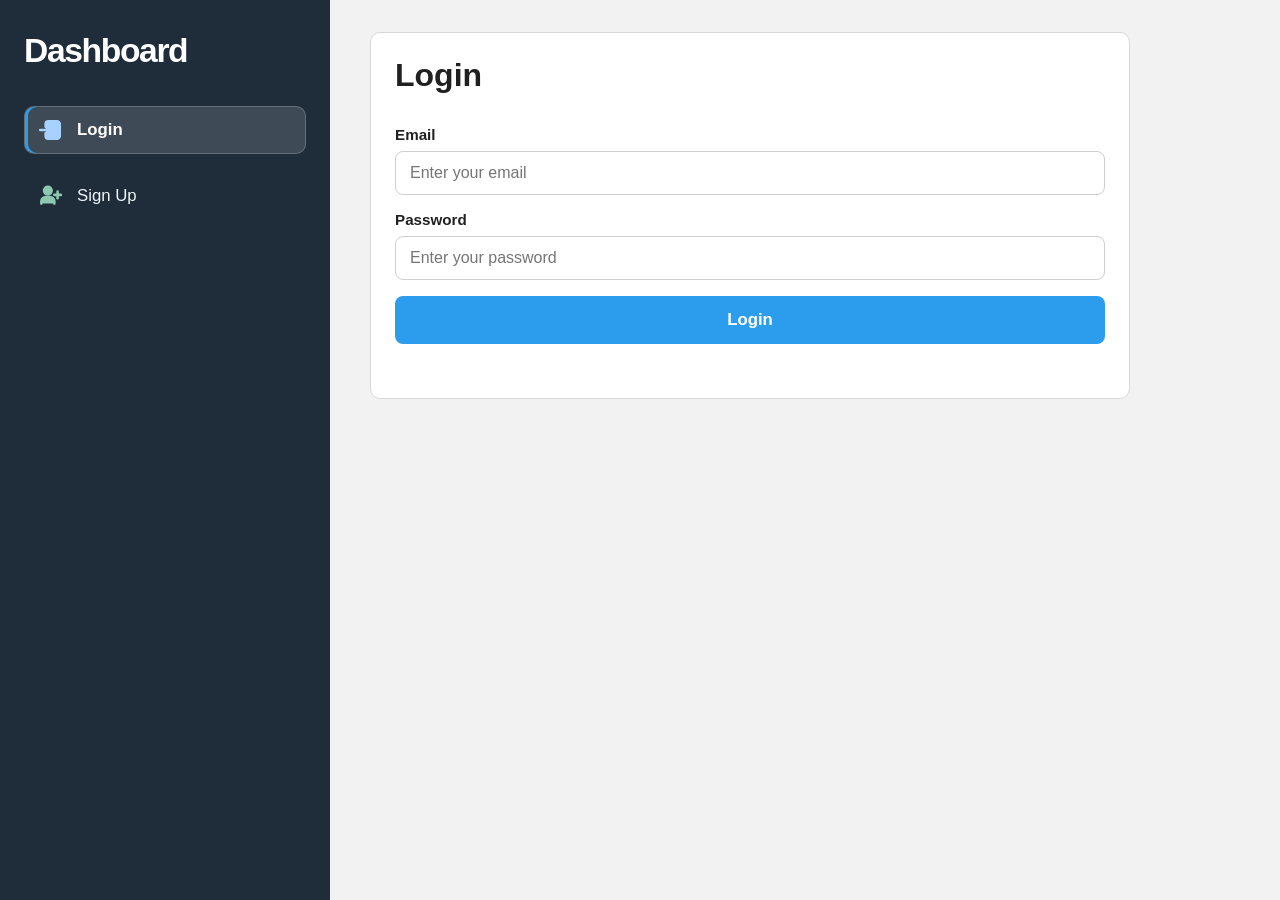
<file: dashboard/index.html>
﻿<!DOCTYPE html>
<html lang="en">
  <head>
    <meta charset="UTF-8" />
    <meta name="viewport" content="width=device-width, initial-scale=1.0" />
    <title>Dashboard</title>
    <style>
      :root {
        --sidebar-bg: #1f2d3a;
        --sidebar-text: #eef4f8;
        --soft-bg: #f2f2f2;
        --panel-bg: #f9f9f9;
        --panel-border: #d8d8d8;
        --primary: #2c9ded;
        --primary-strong: #1e8fe5;
        --success: #2e9f67;
        --danger: #d9534f;
        --text: #202020;
        --muted: #666;
        --icon-muted: rgba(255, 255, 255, 0.8);
      }

      * { box-sizing: border-box; }

      html, body {
        margin: 0;
        height: 100%;
        font-family: "Segoe UI", Tahoma, Geneva, Verdana, sans-serif;
        background: var(--soft-bg);
        color: var(--text);
      }

      body { min-height: 100vh; }

      .layout {
        display: flex;
        min-height: 100vh;
        width: 100%;
      }

      .sidebar {
        width: 330px;
        background: var(--sidebar-bg);
        color: var(--sidebar-text);
        padding: 32px 24px 0 24px;
        flex-shrink: 0;
      }

      .app-name {
        margin: 0 0 36px;
        font-size: 2.1rem;
        font-weight: 700;
        letter-spacing: -0.04em;
        color: #ffffff;
      }

      .nav {
        display: flex;
        flex-direction: column;
        gap: 18px;
      }

      .nav-item {
        display: flex;
        align-items: center;
        gap: 14px;
        background: transparent;
        border: none;
        color: var(--sidebar-text);
        font-size: 1.05rem;
        font-weight: 500;
        text-align: left;
        cursor: pointer;
        padding: 10px 12px;
        border-radius: 10px;
        border: 1px solid transparent;
        transition: background 0.2s ease, border-color 0.2s ease, transform 0.2s ease;
      }

      .nav-item:hover { background: rgba(255, 255, 255, 0.04); }
      .nav-item.active {
        font-weight: 700;
        color: #ffffff;
        background: rgba(255, 255, 255, 0.14);
        border-color: rgba(255, 255, 255, 0.2);
        box-shadow: inset 3px 0 0 #2c9ded;
      }

      .icon-wrap {
        width: 26px;
        height: 26px;
        display: inline-flex;
        align-items: center;
        justify-content: center;
        flex-shrink: 0;
      }

      .icon-wrap svg {
        width: 26px;
        height: 26px;
        stroke: var(--icon-muted);
        stroke-width: 2.4;
        fill: none;
        stroke-linecap: round;
        stroke-linejoin: round;
      }

      .nav-item.active .icon-wrap svg { stroke: #ffffff; }
      .nav-item.home .icon-wrap svg { fill: #ed9a53; stroke: #ed9a53; }
      .nav-item.profile .icon-wrap svg { fill: #9a64d6; stroke: #9a64d6; }
      .nav-item.create-user .icon-wrap svg { fill: #76c7ff; stroke: #76c7ff; }
      .nav-item.add-worker .icon-wrap svg { fill: #8cd9a8; stroke: #8cd9a8; }
      .nav-item.support .icon-wrap svg { fill: #cdbbff; stroke: #cdbbff; }
      .nav-item.login .icon-wrap svg { fill: #a7d1ff; stroke: #a7d1ff; }
      .nav-item.signup .icon-wrap svg { fill: #8dc8b0; stroke: #8dc8b0; }
      .nav-item.logout .icon-wrap svg { stroke: #d6dbe1; fill: none; }

      .content { flex: 1; background: var(--soft-bg); }

      .view {
        display: none;
        min-height: 100vh;
        padding: 32px 32px 0 40px;
      }

      .view.active { display: block; }

      .page-title {
        margin: 0;
        font-size: clamp(2.5rem, 2.2vw, 4rem);
        font-weight: 800;
        letter-spacing: -0.06em;
        line-height: 1.1;
      }

      .subtitle {
        margin-top: 35px;
        margin-bottom: 0;
        font-size: clamp(1.7rem, 1.9vw, 2.5rem);
        font-weight: 400;
        color: #2c2c2c;
        font-style: italic;
        letter-spacing: -0.04em;
      }

      .divider {
        margin-top: 18px;
        width: 100%;
        border: none;
        border-top: 2px solid rgba(0, 0, 0, 0.55);
      }

      .dashboard-shell {
        margin-top: 28px;
        display: grid;
        grid-template-columns: 1.2fr 0.8fr;
        gap: 26px;
        max-width: 1200px;
      }

      .panel {
        background: var(--panel-bg);
        border: 1px solid var(--panel-border);
        border-radius: 10px;
        padding: 22px;
        box-shadow: 0 2px 4px rgba(0,0,0,0.02);
      }

      .panel h3 {
        margin: 0 0 20px;
        font-size: 1.75rem;
        letter-spacing: -0.04em;
      }

      .user-form,
      .auth-form,
      .worker-form {
        display: grid;
        gap: 16px;
      }

      .field-row {
        display: grid;
        gap: 8px;
      }

      .field-row label {
        font-weight: 700;
        font-size: 0.95rem;
      }

      .field-row input,
      .field-row select {
        width: 100%;
        padding: 12px 14px;
        border: 1px solid #cfcfcf;
        border-radius: 8px;
        font-size: 1rem;
        background: #fff;
      }

      .primary-btn {
        border: none;
        border-radius: 8px;
        background: var(--primary);
        color: white;
        font-weight: 700;
        padding: 14px 18px;
        cursor: pointer;
        font-size: 1.05rem;
      }

      .primary-btn:hover { background: var(--primary-strong); }

      .stats-list {
        display: grid;
        gap: 14px;
      }

      .stat-item {
        background: #fff;
        border: 1px solid #e6e6e6;
        border-radius: 8px;
        padding: 14px 16px;
      }

      .stat-item small {
        display: block;
        color: var(--muted);
        margin-bottom: 6px;
      }

      .stat-item strong {
        font-size: 1.8rem;
        letter-spacing: -0.04em;
      }

      .table-panel {
        margin-top: 28px;
        max-width: 1200px;
      }

      .table-wrap {
        overflow-x: auto;
      }

      table {
        width: 100%;
        border-collapse: collapse;
        background: #fff;
        border-radius: 10px;
        overflow: hidden;
      }

      th, td {
        text-align: left;
        padding: 14px 16px;
        border-bottom: 1px solid #e7e7e7;
      }

      th {
        background: #f0f0f0;
        font-size: 0.9rem;
        text-transform: uppercase;
        letter-spacing: 0.03em;
      }

      .badge {
        display: inline-block;
        padding: 5px 10px;
        border-radius: 999px;
        font-size: 0.8rem;
        font-weight: 700;
      }

      .badge.admin { background: #dfeafe; color: #194c89; }
      .badge.user { background: #eaf7ee; color: #2d7a53; }

      .small-btn {
        border: none;
        border-radius: 6px;
        padding: 8px 12px;
        background: #efefef;
        color: var(--text);
        cursor: pointer;
      }

      .small-btn:hover { background: #e2e2e2; }

      .message {
        min-height: 22px;
        margin-top: 8px;
        font-size: 0.95rem;
        color: var(--success);
      }

      .message.error { color: var(--danger); }

      .profile-panel {
        width: min(100%, 1060px);
        height: 420px;
        background: rgba(255, 255, 255, 0.24);
        border: 1px solid var(--panel-border);
        border-radius: 4px;
        padding: 30px 0 0 0;
      }

      .profile-inner { padding-left: 32px; }

      .profile-title {
        margin: 0 0 28px;
        font-size: clamp(2.2rem, 2vw, 3rem);
        font-weight: 800;
        letter-spacing: -0.05em;
      }

      .field { margin: 0 0 26px; }

      .field-label {
        display: block;
        margin-bottom: 10px;
        font-size: 1.05rem;
        font-weight: 700;
        color: #1c1c1c;
      }

      .field-value {
        display: block;
        font-size: clamp(1.2rem, 1.1vw, 1.6rem);
        color: #1c1c1c;
        font-weight: 500;
      }

      .field-value.email { font-weight: 400; }

      .role-box {
        display: inline-block;
        min-width: 200px;
        min-height: 52px;
        padding: 14px 22px;
        border-radius: 9px;
        background: var(--primary);
        color: white;
        font-size: 1.5rem;
        font-weight: 700;
        box-shadow: inset 0 -1px 0 rgba(0, 0, 0, 0.12);
        cursor: pointer;
        border: none;
        letter-spacing: -0.04em;
      }

      .role-box:hover { background: var(--primary-strong); }

      .support-box,
      .auth-box {
        max-width: 760px;
        background: #fff;
        border: 1px solid var(--panel-border);
        border-radius: 10px;
        padding: 24px;
      }

      .support-box h3,
      .auth-box h3 {
        margin-top: 0;
        font-size: 2rem;
      }

      .support-box p {
        margin: 12px 0;
        line-height: 1.6;
      }

      .analytics-grid {
        display: grid;
        grid-template-columns: repeat(4, minmax(150px, 1fr));
        gap: 16px;
        margin: 26px 0;
      }

      .metric-card {
        background: linear-gradient(135deg, #ffffff, #f3f7ff);
        border: 1px solid #dfe7f6;
        border-radius: 12px;
        padding: 18px 16px;
      }

      .metric-card small {
        display: block;
        color: var(--muted);
        margin-bottom: 10px;
        font-size: 0.82rem;
        letter-spacing: 0.05em;
        text-transform: uppercase;
      }

      .metric-card strong {
        display: block;
        font-size: clamp(1.7rem, 2vw, 2.4rem);
        letter-spacing: -0.05em;
      }

      .chart-grid {
        display: grid;
        grid-template-columns: 1.1fr 0.9fr;
        gap: 20px;
        margin-bottom: 26px;
      }

      .chart-card {
        min-height: 310px;
      }

      .gauge-wrap {
        display: flex;
        align-items: center;
        justify-content: center;
        min-height: 220px;
      }

      .gauge-svg {
        width: 260px;
        height: 180px;
      }

      .gauge-needle {
        stroke: #1b365d;
        stroke-width: 4;
        stroke-linecap: round;
      }

      .gauge-center {
        fill: #1b365d;
      }

      .gauge-value {
        text-align: center;
        font-size: 2.2rem;
        font-weight: 800;
        letter-spacing: -0.05em;
        margin-top: -5px;
      }

      .gauge-name {
        text-align: center;
        margin-top: 8px;
        font-weight: 700;
        color: var(--muted);
      }

      .bar-list {
        display: grid;
        gap: 16px;
      }

      .bar-row {
        display: grid;
        gap: 8px;
        padding: 10px;
        border-radius: 10px;
        border: 1px solid transparent;
        cursor: pointer;
        transition: background 0.2s ease, border-color 0.2s ease;
      }

      .bar-row:hover {
        background: #f5f9ff;
      }

      .bar-row.selected {
        background: #eaf3ff;
        border-color: #b8d5f8;
      }

      .bar-row.selected .bar-meta span {
        color: #1e8fe5;
        font-weight: 700;
      }

      .bar-row.selected .bar-fill {
        background: linear-gradient(90deg, #1e8fe5, #4e71ff);
      }

      .bar-meta {
        display: flex;
        align-items: center;
        justify-content: space-between;
        gap: 10px;
        font-weight: 600;
      }

      .bar-track {
        width: 100%;
        height: 11px;
        background: #edf1f7;
        border-radius: 999px;
        overflow: hidden;
      }

      .bar-fill {
        height: 100%;
        border-radius: inherit;
        background: linear-gradient(90deg, #2b9ae4, #25c7a1);
      }

      .worker-table th,
      .worker-table td {
        font-size: 0.96rem;
      }

      .mini-badge {
        display: inline-block;
        border-radius: 999px;
        padding: 5px 10px;
        font-size: 0.78rem;
        font-weight: 700;
      }

      .mini-badge.good,
      .mini-badge.excellent {
        background: #eaf7ee;
        color: #2d7a53;
      }

      .mini-badge.focus {
        background: #fef4d8;
        color: #af7d00;
      }

      .admin-form-grid {
        display: grid;
        grid-template-columns: repeat(2, minmax(180px, 1fr));
        gap: 16px;
        margin-top: 14px;
      }

      .hidden { display: none !important; }

      .portfolio-editor {
        max-width: 1200px;
        display: grid;
        gap: 18px;
      }

      .portfolio-editor textarea {
        width: 100%;
        min-height: 520px;
        padding: 16px;
        border: 1px solid #cfcfcf;
        border-radius: 8px;
        background: #fff;
        color: #202020;
        font: 0.9rem/1.5 Consolas, Monaco, monospace;
        resize: vertical;
      }

      .portfolio-toolbar {
        display: flex;
        flex-wrap: wrap;
        gap: 10px;
        align-items: center;
      }

      .portfolio-toolbar input,
      .portfolio-toolbar select {
        padding: 11px 12px;
        border: 1px solid #cfcfcf;
        border-radius: 8px;
        background: #fff;
      }

      @media (max-width: 900px) {
        .layout { flex-direction: column; }
        .sidebar {
          width: 100%;
          padding-bottom: 20px;
        }
        .view { padding: 24px 20px 40px; }
        .dashboard-shell { grid-template-columns: 1fr; }
      }
    </style>
  </head>
  <body>
    <div class="layout">
      <aside class="sidebar">
        <h1 class="app-name">Dashboard</h1>

        <nav class="nav" aria-label="Sidebar navigation">
          <button class="nav-item home active dashboard-link" data-view="dashboard" type="button">
            <span class="icon-wrap" aria-hidden="true">
              <svg viewBox="0 0 24 24">
                <path d="M3 10.5 12 3l9 7.5"></path>
                <path d="M5 9.5V20h14V9.5"></path>
                <path d="M9 20v-7h6v7"></path>
              </svg>
            </span>
            <span>Dashboard</span>
          </button>

          <button class="nav-item portfolio-link" data-view="portfolio" type="button">
            <span class="icon-wrap" aria-hidden="true">
              <svg viewBox="0 0 24 24">
                <rect x="3" y="4" width="18" height="16" rx="2"></rect>
                <path d="m3 15 5-5 4 4 3-3 6 6"></path>
                <circle cx="8" cy="8" r="1.5"></circle>
              </svg>
            </span>
            <span>Portfolio Editor</span>
          </button>

          <button class="nav-item profile" data-view="profile" type="button">
            <span class="icon-wrap" aria-hidden="true">
              <svg viewBox="0 0 24 24">
                <path d="M12 12.5c2.7 0 4.9-2.2 4.9-4.9S14.7 2.7 12 2.7 7.1 4.9 7.1 7.6s2.2 4.9 4.9 4.9Z"></path>
                <path d="M4.2 20.9c1.7-3 4.5-4.6 7.8-4.6s6.1 1.6 7.8 4.6"></path>
              </svg>
            </span>
            <span>Profile</span>
          </button>

          <button class="nav-item create-user" data-view="create-user" type="button">
            <span class="icon-wrap" aria-hidden="true">
              <svg viewBox="0 0 24 24">
                <path d="M12 5v14"></path>
                <path d="M5 12h14"></path>
                <circle cx="12" cy="12" r="9"></circle>
              </svg>
            </span>
            <span>Create User</span>
          </button>

          <button class="nav-item add-worker" data-view="add-worker" type="button">
            <span class="icon-wrap" aria-hidden="true">
              <svg viewBox="0 0 24 24">
                <path d="M6 19h12"></path>
                <path d="M8 19V9h8v10"></path>
                <path d="M10 9V6h4v3"></path>
                <path d="M12 12v4"></path>
                <path d="M10 14h4"></path>
              </svg>
            </span>
            <span>Add Worker Data</span>
          </button>

          <button class="nav-item support" data-view="support" type="button">
            <span class="icon-wrap" aria-hidden="true">
              <svg viewBox="0 0 24 24">
                <path d="M6 17.5a2.5 2.5 0 0 1-2.5-2.5V8.5A2.5 2.5 0 0 1 6 6h12a2.5 2.5 0 0 1 2.5 2.5v6.5A2.5 2.5 0 0 1 18 17.5H9l-5 4v-4Z"></path>
                <path d="M8.5 11h7"></path>
                <path d="M8.5 14h4"></path>
              </svg>
            </span>
            <span>Support</span>
          </button>

          <button class="nav-item login" data-view="login" type="button">
            <span class="icon-wrap" aria-hidden="true">
              <svg viewBox="0 0 24 24">
                <path d="M8 9V6.5A2.5 2.5 0 0 1 10.5 4h8A2.5 2.5 0 0 1 21 6.5v11A2.5 2.5 0 0 1 18.5 20h-8A2.5 2.5 0 0 1 8 17.5V15"></path>
                <path d="M3 12h11"></path>
                <path d="m13 8 4 4-4 4"></path>
              </svg>
            </span>
            <span>Login</span>
          </button>

          <button class="nav-item signup" data-view="signup" type="button">
            <span class="icon-wrap" aria-hidden="true">
              <svg viewBox="0 0 24 24">
                <path d="M16 19v-2a4 4 0 0 0-4-4H8a4 4 0 0 0-4 4v2"></path>
                <circle cx="10" cy="7" r="3.5"></circle>
                <path d="M19 8v6"></path>
                <path d="M16 11h6"></path>
              </svg>
            </span>
            <span>Sign Up</span>
          </button>

          <button class="nav-item logout" data-view="logout" type="button">
            <span class="icon-wrap" aria-hidden="true">
              <svg viewBox="0 0 24 24">
                <path d="M9 4.8h8.2A1.8 1.8 0 0 1 19 6.6v10.8a1.8 1.8 0 0 1-1.8 1.8H9"></path>
                <path d="M4.7 12h10.4"></path>
                <path d="m12 7.8 4.2 4.2-4.2 4.2"></path>
              </svg>
            </span>
            <span>Logout</span>
          </button>
        </nav>
      </aside>

      <main class="content">
        <section class="view active" id="dashboard-view">
          <h2 class="page-title">Dashboard</h2>
          <p class="subtitle">Dynamic Role Management System</p>
          <hr class="divider" />

          <div id="dashboardAdminContent">
            <div class="panel table-panel">
              <h3>All Users</h3>
              <div class="table-wrap">
                <table>
                  <thead>
                    <tr>
                      <th>Name</th>
                      <th>Email</th>
                      <th>Role</th>
                      <th>Action</th>
                    </tr>
                  </thead>
                  <tbody id="userTableBody"></tbody>
                </table>
              </div>
            </div>
          </div>

          <div id="dashboardLoggedOut" class="notice-box hidden" style="margin-top: 24px;">
            <h3>Welcome</h3>
            <p>Please log in to access the full dashboard and worker performance tools.</p>
          </div>

          <div id="workerAnalyticsPanel" class="panel table-panel hidden">
              <h3>Worker Performance Dashboard</h3>

              <div class="analytics-grid">
                <div class="metric-card">
                  <small>Total Workers</small>
                  <strong id="totalWorkersMetric">0</strong>
                </div>
                <div class="metric-card">
                  <small>Total Days</small>
                  <strong id="totalDaysMetric">0</strong>
                </div>
                <div class="metric-card">
                  <small>Total Hours</small>
                  <strong id="totalHoursMetric">0</strong>
                </div>
                <div class="metric-card">
                  <small>Avg. Performance</small>
                  <strong id="averagePerformanceMetric">0%</strong>
                </div>
              </div>

              <div class="chart-grid">
                <div class="panel chart-card">
                  <h3>Top Performance</h3>
                  <div class="gauge-wrap">
                    <div>
                      <svg class="gauge-svg" viewBox="0 0 220 160" aria-label="Performance gauge">
                        <path d="M20 120 A90 90 0 0 1 200 120" fill="none" stroke="#edf1f7" stroke-width="18" stroke-linecap="round"></path>
                        <path id="gaugeArc" d="M20 120 A90 90 0 0 1 200 120" fill="none" stroke="#28bf8d" stroke-width="18" stroke-linecap="round"></path>
                        <line id="gaugeNeedle" class="gauge-needle" x1="110" y1="120" x2="110" y2="52"></line>
                        <circle class="gauge-center" cx="110" cy="120" r="8"></circle>
                      </svg>
                      <div class="gauge-value" id="gaugeValue">0%</div>
                      <div class="gauge-name" id="gaugeName">No data</div>
                    </div>
                  </div>
                </div>

                <div class="panel chart-card">
                  <h3>Worker Performance</h3>
                  <div id="workerPerformanceBars" class="bar-list"></div>
                </div>
              </div>

              <div class="panel">
                <h3>Worker Records</h3>
                <div class="table-wrap">
                  <table class="worker-table">
                    <thead>
                      <tr>
                        <th>Worker Name</th>
                        <th>Days</th>
                        <th>Hours</th>
                        <th>Performance</th>
                        <th>Status</th>
                      </tr>
                    </thead>
                    <tbody id="workerTableBody"></tbody>
                  </table>
                </div>
              </div>

            </div>

          <div id="dashboardWarning" class="notice-box hidden" style="margin-top: 24px;">
            <h3>Access Notice</h3>
            <p>Hello there — you are signed in as a regular user, and this dashboard is reserved for administrators only.</p>
            <p>Please contact an admin if you need to view the full user list, worker analytics, or create new accounts.</p>
          </div>
        </section>

        <section class="view" id="portfolio-view">
          <h2 class="page-title">Portfolio Editor</h2>
          <p class="subtitle">Edit images, skills, projects, screenshots, and numbered About columns</p>
          <hr class="divider" />

          <div class="portfolio-editor" style="margin-top: 26px;">
            <div class="panel">
              <h3>Published portfolio content</h3>
              <p>Edit the JSON below. Projects may contain multiple screenshot records in the <code>screenshots</code> array. Uploads are published under <code>/dashboard/uploads/portfolio/...</code>.</p>
              <textarea id="portfolioJson" spellcheck="false" aria-label="Portfolio content JSON"></textarea>
              <div class="portfolio-toolbar" style="margin-top: 14px;">
                <button type="button" class="primary-btn" id="portfolioLoadButton">Load current</button>
                <button type="button" class="primary-btn" id="portfolioSaveButton">Save content</button>
                <button type="button" class="primary-btn" id="portfolioPublishButton">Publish to website</button>
                <span id="portfolioMessage" class="message" aria-live="polite"></span>
              </div>
            </div>

            <div class="panel">
              <h3>Upload image</h3>
              <div class="portfolio-toolbar">
                <input id="portfolioImageUpload" type="file" accept="image/jpeg,image/jpg,image/png,image/webp,.jpg,.jpeg,.png,.webp" />
                <select id="portfolioUploadKind" aria-label="Image record type">
                  <option value="site_image">Site image</option>
                  <option value="project_screenshot">Project screenshot</option>
                </select>
                <input id="portfolioUploadId" type="number" min="1" placeholder="Record ID" aria-label="Image record ID" />
                <input id="portfolioCropX" type="number" min="0" value="0" placeholder="Crop X" aria-label="Crop X" />
                <input id="portfolioCropY" type="number" min="0" value="0" placeholder="Crop Y" aria-label="Crop Y" />
                <input id="portfolioCropWidth" type="number" min="0" value="0" placeholder="Crop width" aria-label="Crop width" />
                <input id="portfolioCropHeight" type="number" min="0" value="0" placeholder="Crop height" aria-label="Crop height" />
                <button type="button" class="primary-btn" id="portfolioUploadButton">Upload</button>
              </div>
              <img id="portfolioUploadPreview" class="hidden" alt="Selected upload preview" style="display:block;max-width:320px;max-height:220px;margin-top:16px;border-radius:8px;object-fit:contain;" />
              <p id="portfolioUploadResult" class="message" aria-live="polite"></p>
            </div>
          </div>
        </section>

        <section class="view" id="create-user-view">
          <h2 class="page-title">Create User</h2>
          <p class="subtitle">Admin User Management</p>
          <hr class="divider" />

          <div class="dashboard-shell">
            <div class="panel">
              <h3>Create User</h3>
              <form id="userForm" class="user-form">
                <div class="field-row">
                  <label for="name">Full Name</label>
                  <input id="name" name="name" type="text" placeholder="Enter full name" required />
                </div>

                <div class="field-row">
                  <label for="email">Email</label>
                  <input id="email" name="email" type="email" placeholder="Enter email" required />
                </div>

                <div class="field-row">
                  <label for="password">Password</label>
                  <input id="password" name="password" type="password" placeholder="Create password" required />
                </div>

                <div class="field-row">
                  <label for="role">User Type</label>
                  <select id="role" name="role">
                    <option value="admin">Admin</option>
                    <option value="user">Normal User</option>
                  </select>
                </div>

                <button type="submit" class="primary-btn">Create User</button>
              </form>
              <div id="formMessage" class="message" aria-live="polite"></div>
            </div>

            <div class="panel">
              <h3>Overview</h3>
              <div class="stats-list">
                <div class="stat-item">
                  <small>Logged In As</small>
                  <strong id="currentUserLabel">Admin</strong>
                </div>
                <div class="stat-item">
                  <small>Total Users</small>
                  <strong id="totalUsersStat">0</strong>
                </div>
                <div class="stat-item">
                  <small>Admins</small>
                  <strong id="adminUsersStat">0</strong>
                </div>
              </div>
            </div>
          </div>
        </section>

        <section class="view" id="add-worker-view">
          <h2 class="page-title">Add Worker Data</h2>
          <p class="subtitle">Admin Worker Entry</p>
          <hr class="divider" />

          <div class="panel" style="margin-top: 26px; max-width: 1200px;">
            <h3>Add Worker Data</h3>
            <form id="workerForm" class="worker-form">
              <div class="admin-form-grid">
                <div class="field-row">
                  <label for="workerName">Worker Name</label>
                  <input id="workerName" type="text" placeholder="e.g. Amin Rahman" required />
                </div>

                <div class="field-row">
                  <label for="workerPerformance">Performance (%)</label>
                  <input id="workerPerformance" type="number" min="0" max="100" placeholder="85" required />
                </div>

                <div class="field-row">
                  <label for="workerDays">Working Days</label>
                  <input id="workerDays" type="number" min="0" placeholder="20" required />
                </div>

                <div class="field-row">
                  <label for="workerHours">Working Hours</label>
                  <input id="workerHours" type="number" min="0" placeholder="160" required />
                </div>
              </div>

              <button type="submit" class="primary-btn" style="margin-top: 14px;">Save Worker Data</button>
            </form>
            <div id="workerMessage" class="message" aria-live="polite"></div>
          </div>
        </section>

        <section class="view" id="profile-view">
          <div class="profile-panel">
            <div class="profile-inner">
              <h3 class="profile-title">Profile Details</h3>

              <div class="field">
                <span class="field-label">Name:</span>
                <span class="field-value" id="profileName">Admin</span>
              </div>

              <div class="field">
                <span class="field-label">Email:</span>
                <span class="field-value email" id="profileEmail">admin@example.com</span>
              </div>

              <div class="field">
                <span class="field-label">Role:</span>
                <span class="field-value" id="profileRole">Admin</span>
              </div>

              <button id="profileUpdateButton" class="role-box" type="button">Update Profile</button>

              <div id="profileEditPanel" style="display:none; margin-top:18px;">
                <div class="field-row">
                  <label for="profileEditName">Name</label>
                  <input id="profileEditName" type="text" placeholder="Your name" />
                </div>

                <div class="field-row">
                  <label for="profileEditEmail">Email</label>
                  <input id="profileEditEmail" type="email" placeholder="Your email" />
                </div>

                <div class="field-row">
                  <label for="profileEditRole">Role</label>
                  <select id="profileEditRole">
                    <option value="user">Normal User</option>
                    <option value="admin">Admin</option>
                  </select>
                </div>

                <div style="display:flex; gap:10px; margin-top:12px;">
                  <button id="saveProfileBtn" class="primary-btn" type="button">Save Changes</button>
                  <button id="cancelProfileBtn" class="small-btn" type="button">Cancel</button>
                </div>
                <div id="profileEditMessage" class="message" aria-live="polite"></div>
              </div>
            </div>
          </div>
        </section>

        <section class="view" id="support-view">
          <div class="support-box">
            <h3>Support</h3>
            <p>Need help managing roles or users? Use the admin dashboard to create a user, assign a role, and switch to the user profile to review access.</p>
            <p><strong>Admin access:</strong> Can view all users and create both admin and normal user accounts.</p>
            <p><strong>Normal user access:</strong> Can only view their own profile and does not see the full user list.</p>
          </div>
        </section>

        <section class="view" id="login-view">
          <div class="auth-box">
            <h3>Login</h3>
            <form id="loginForm" class="auth-form">
              <div class="field-row">
                <label for="loginEmail">Email</label>
                <input id="loginEmail" type="email" placeholder="Enter your email" required />
              </div>

              <div class="field-row">
                <label for="loginPassword">Password</label>
                <input id="loginPassword" type="password" placeholder="Enter your password" required />
              </div>

              <button type="submit" class="primary-btn">Login</button>
            </form>
            <div id="loginMessage" class="message" aria-live="polite"></div>
          </div>
        </section>

        <section class="view" id="signup-view">
          <div class="auth-box">
            <h3>Sign Up</h3>
            <form id="signupForm" class="auth-form">
              <div class="field-row">
                <label for="signupName">Full Name</label>
                <input id="signupName" type="text" placeholder="Your full name" required />
              </div>

              <div class="field-row">
                <label for="signupEmail">Email</label>
                <input id="signupEmail" type="email" placeholder="Your email" required />
              </div>

              <div class="field-row">
                <label for="signupPassword">Password</label>
                <input id="signupPassword" type="password" placeholder="Create password" required />
              </div>

              <div class="field-row">
                <label for="signupRole">User Type</label>
                <select id="signupRole">
                  <option value="user">Normal User</option>
                  <option value="admin">Admin</option>
                </select>
              </div>

              <button type="submit" class="primary-btn">Create Account</button>
            </form>
            <div id="signupMessage" class="message" aria-live="polite"></div>
          </div>
        </section>
      </main>
    </div>

    <script>
      const STORAGE_KEY = 'dashboard_users';
      const CURRENT_USER_KEY = 'dashboard_current_user';
      const WORKER_STORAGE_KEY = 'factory_workers';
      let selectedWorkerId = null;
      const memoryStorage = {};
      const storage = {
        getItem(key) {
          try {
            return localStorage.getItem(key);
          } catch (error) {
            return Object.prototype.hasOwnProperty.call(memoryStorage, key) ? memoryStorage[key] : null;
          }
        },
        setItem(key, value) {
          try {
            localStorage.setItem(key, value);
          } catch (error) {
            memoryStorage[key] = String(value);
          }
        },
        removeItem(key) {
          try {
            localStorage.removeItem(key);
          } catch (error) {
            delete memoryStorage[key];
          }
        }
      };

      function getUsers() {
        const users = JSON.parse(storage.getItem(STORAGE_KEY) || '[]');
        if (users.length) return users;

        const seeded = [
          { id: 1, name: 'Admin', email: 'admin@example.com', password: 'admin123', role: 'admin' },
          { id: 2, name: 'John Doe', email: 'john@example.com', password: 'user123', role: 'user' }
        ];

        storage.setItem(STORAGE_KEY, JSON.stringify(seeded));
        return seeded;
      }

      function saveUsers(users) {
        storage.setItem(STORAGE_KEY, JSON.stringify(users));
      }

      function getWorkers() {
        const workers = JSON.parse(storage.getItem(WORKER_STORAGE_KEY) || '[]');
        if (workers.length) return workers;

        const seededWorkers = [
          { id: 1, name: 'Amin Rahman', days: 20, hours: 160, performance: 88, status: 'Excellent' },
          { id: 2, name: 'Sadia Karim', days: 18, hours: 144, performance: 76, status: 'Good' },
          { id: 3, name: 'Rafi Hossain', days: 22, hours: 176, performance: 92, status: 'Excellent' },
          { id: 4, name: 'Nila Akter', days: 16, hours: 128, performance: 70, status: 'Focus' }
        ];

        storage.setItem(WORKER_STORAGE_KEY, JSON.stringify(seededWorkers));
        return seededWorkers;
      }

      function saveWorkers(workers) {
        storage.setItem(WORKER_STORAGE_KEY, JSON.stringify(workers));
      }

      function getProfileOverride() {
        try {
          const override = JSON.parse(storage.getItem('dashboard_profile_override') || 'null');
          return override && typeof override === 'object' ? override : null;
        } catch (error) {
          return null;
        }
      }

      function saveProfileOverride(profile) {
        if (!profile || !profile.id) {
          storage.removeItem('dashboard_profile_override');
          return;
        }
        storage.setItem('dashboard_profile_override', JSON.stringify(profile));
      }

      function clearProfileOverride() {
        storage.removeItem('dashboard_profile_override');
      }

      function updateCurrentUserProfile(name, email, role) {
        const currentUser = getCurrentUser();
        if (!currentUser) return false;

        const trimmedName = String(name || '').trim();
        const trimmedEmail = String(email || '').trim().toLowerCase();
        const safeRole = role === 'admin' ? 'admin' : 'user';

        if (!trimmedName || !trimmedEmail) return false;

        const users = getUsers();
        const matchIndex = users.findIndex((user) => user.id === currentUser.id);
        if (matchIndex === -1) return false;

        const duplicate = users.some((user, index) => index !== matchIndex && user.email.toLowerCase() === trimmedEmail);
        if (duplicate) return false;

        const updatedUser = {
          ...users[matchIndex],
          name: trimmedName,
          email: trimmedEmail,
          role: safeRole,
        };

        users[matchIndex] = updatedUser;
        saveUsers(users);
        saveProfileOverride(updatedUser);
        return true;
      }

      function getCurrentUser() {
        const currentId = Number(storage.getItem(CURRENT_USER_KEY));
        const users = getUsers();

        if (!storage.getItem(CURRENT_USER_KEY) || Number.isNaN(currentId)) {
          return null;
        }

        const matchedUser = users.find((user) => user.id === currentId) || null;
        const override = getProfileOverride();

        if (matchedUser && override && Number(override.id) === currentId) {
          return { ...matchedUser, ...override };
        }

        return matchedUser;
      }

      function setCurrentUser(id) {
        storage.setItem(CURRENT_USER_KEY, String(id));
      }

      function clearCurrentUser() {
        storage.removeItem(CURRENT_USER_KEY);
        clearProfileOverride();
      }

      function updateSidebarState() {
        const currentUser = getCurrentUser();
        const isLoggedIn = !!currentUser;

        const dashboardBtn = document.querySelector('.dashboard-link');
        const profileBtn = document.querySelector('.nav-item.profile');
        const createUserBtn = document.querySelector('.nav-item.create-user');
        const addWorkerBtn = document.querySelector('.nav-item.add-worker');
        const portfolioBtn = document.querySelector('.nav-item.portfolio-link');
        const supportBtn = document.querySelector('.nav-item.support');
        const loginBtn = document.querySelector('.nav-item.login');
        const signupBtn = document.querySelector('.nav-item.signup');
        const logoutBtn = document.querySelector('.nav-item.logout');
        const isAdmin = isLoggedIn && currentUser.role === 'admin';

        if (dashboardBtn) dashboardBtn.style.display = isLoggedIn ? 'flex' : 'none';
        if (profileBtn) profileBtn.style.display = isLoggedIn ? 'flex' : 'none';
        if (createUserBtn) createUserBtn.style.display = isAdmin ? 'flex' : 'none';
        if (addWorkerBtn) addWorkerBtn.style.display = isAdmin ? 'flex' : 'none';
        if (portfolioBtn) portfolioBtn.style.display = isAdmin ? 'flex' : 'none';
        if (supportBtn) supportBtn.style.display = isLoggedIn ? 'flex' : 'none';
        if (loginBtn) loginBtn.style.display = isLoggedIn ? 'none' : 'flex';
        if (signupBtn) signupBtn.style.display = isLoggedIn ? 'none' : 'flex';
        if (logoutBtn) logoutBtn.style.display = isLoggedIn ? 'flex' : 'none';
      }

      function renderUserTable() {
        const users = getUsers();
        const tbody = document.getElementById('userTableBody');
        if (!tbody) return;

        tbody.innerHTML = users.map((user) => {
          const currentUser = getCurrentUser();
          const isCurrent = currentUser && currentUser.id === user.id;

          return `
            <tr>
              <td>${user.name}${isCurrent ? ' (You)' : ''}</td>
              <td>${user.email}</td>
              <td><span class="badge ${user.role === 'admin' ? 'admin' : 'user'}">${user.role}</span></td>
              <td>
                <button class="small-btn" data-login-id="${user.id}" type="button">${isCurrent ? 'Current' : 'Login As'}</button>
              </td>
            </tr>
          `;
        }).join('');

        document.querySelectorAll('[data-login-id]').forEach((button) => {
          button.addEventListener('click', () => {
            const userId = Number(button.dataset.loginId);
            setCurrentUser(userId);
            renderDashboard();
          });
        });
      }

      function renderProfile() {
        const currentUser = getCurrentUser();
        const nameEl = document.getElementById('profileName');
        const emailEl = document.getElementById('profileEmail');
        const roleEl = document.getElementById('profileRole');
        const currentUserLabel = document.getElementById('currentUserLabel');

        if (!currentUser) {
          if (nameEl) nameEl.textContent = '-';
          if (emailEl) emailEl.textContent = '-';
          if (roleEl) roleEl.textContent = '-';
          return;
        }

        if (nameEl) nameEl.textContent = currentUser.name;
        if (emailEl) emailEl.textContent = currentUser.email;
        if (roleEl) roleEl.textContent = currentUser.role === 'admin' ? 'Admin' : 'User';
        if (currentUserLabel) currentUserLabel.textContent = currentUser.name;
      }

      function renderStats() {
        const users = getUsers();
        const totalUsers = users.length;
        const adminUsers = users.filter((user) => user.role === 'admin').length;

        const totalEl = document.getElementById('totalUsersStat');
        const adminEl = document.getElementById('adminUsersStat');
        const currentUserLabel = document.getElementById('currentUserLabel');
        const currentUser = getCurrentUser();

        if (totalEl) totalEl.textContent = String(totalUsers);
        if (adminEl) adminEl.textContent = String(adminUsers);
        if (currentUserLabel) currentUserLabel.textContent = currentUser ? currentUser.name : 'Guest';
      }

      function renderWorkerAnalytics() {
        const workers = getWorkers();
        const totalWorkers = workers.length;
        const totalDays = workers.reduce((sum, worker) => sum + Number(worker.days || 0), 0);
        const totalHours = workers.reduce((sum, worker) => sum + Number(worker.hours || 0), 0);
        const averagePerformance = totalWorkers
          ? Math.round(workers.reduce((sum, worker) => sum + Number(worker.performance || 0), 0) / totalWorkers)
          : 0;

        const bestWorker = workers.reduce((best, worker) => {
          if (!best || Number(worker.performance) > Number(best.performance)) {
            return worker;
          }
          return best;
        }, workers[0] || { name: 'No worker', performance: 0 });
        const selectedWorker = workers.find((worker) => worker.id === selectedWorkerId);
        const workerForGauge = selectedWorker || bestWorker;

        const totalWorkersEl = document.getElementById('totalWorkersMetric');
        const totalDaysEl = document.getElementById('totalDaysMetric');
        const totalHoursEl = document.getElementById('totalHoursMetric');
        const averagePerformanceEl = document.getElementById('averagePerformanceMetric');

        if (totalWorkersEl) totalWorkersEl.textContent = String(totalWorkers);
        if (totalDaysEl) totalDaysEl.textContent = String(totalDays);
        if (totalHoursEl) totalHoursEl.textContent = String(totalHours);
        if (averagePerformanceEl) averagePerformanceEl.textContent = `${averagePerformance}%`;

        const gaugeValue = document.getElementById('gaugeValue');
        const gaugeName = document.getElementById('gaugeName');
        const gaugeArc = document.getElementById('gaugeArc');
        const gaugeNeedle = document.getElementById('gaugeNeedle');
        const barContainer = document.getElementById('workerPerformanceBars');
        const workerTableBody = document.getElementById('workerTableBody');

        const safePerformance = Math.max(0, Math.min(100, Number(workerForGauge.performance || 0)));
        if (gaugeValue) gaugeValue.textContent = `${safePerformance}%`;
        if (gaugeName) gaugeName.textContent = workerForGauge.name || 'No data';

        if (gaugeArc && gaugeNeedle) {
          const pathLength = gaugeArc.getTotalLength();
          const percent = safePerformance / 100;
          const offset = pathLength * (1 - percent);
          gaugeArc.style.strokeDasharray = pathLength;
          gaugeArc.style.strokeDashoffset = String(offset);

          const angle = (180 * percent) - 90;
          const radians = (angle * Math.PI) / 180;
          const x2 = 110 + Math.cos(radians) * 80;
          const y2 = 120 + Math.sin(radians) * 80;
          gaugeNeedle.setAttribute('x2', x2.toFixed(2));
          gaugeNeedle.setAttribute('y2', y2.toFixed(2));
        }

        if (barContainer) {
          barContainer.innerHTML = workers.map((worker) => {
            const performance = Math.max(0, Math.min(100, Number(worker.performance || 0)));
            const isSelected = worker.id === workerForGauge.id;
            return `
              <div class="bar-row ${isSelected ? 'selected' : ''}" data-worker-id="${worker.id}" role="button" tabindex="0" aria-label="Select ${worker.name}">
                <div class="bar-meta">
                  <span>${worker.name}</span>
                  <strong>${performance}%</strong>
                </div>
                <div class="bar-track"><div class="bar-fill" style="width:${performance}%"></div></div>
              </div>
            `;
          }).join('');

          barContainer.querySelectorAll('[data-worker-id]').forEach((workerBar) => {
            const selectWorker = () => {
              const workerId = Number(workerBar.getAttribute('data-worker-id'));
              if (Number.isNaN(workerId)) return;
              selectedWorkerId = workerId;
              renderWorkerAnalytics();
            };

            workerBar.addEventListener('click', selectWorker);
            workerBar.addEventListener('keydown', (event) => {
              if (event.key === 'Enter' || event.key === ' ') {
                event.preventDefault();
                selectWorker();
              }
            });
          });
        }

        if (workerTableBody) {
          workerTableBody.innerHTML = workers.map((worker) => {
            let badgeClass = 'focus';
            if (Number(worker.performance) >= 85) badgeClass = 'excellent';
            else if (Number(worker.performance) >= 70) badgeClass = 'good';
            return `
              <tr>
                <td>${worker.name}</td>
                <td>${worker.days}</td>
                <td>${worker.hours}</td>
                <td>${worker.performance}%</td>
                <td><span class="mini-badge ${badgeClass}">${worker.status || 'Active'}</span></td>
              </tr>
            `;
          }).join('');
        }
      }

      function renderDashboard() {
        const currentUser = getCurrentUser();
        const adminPanel = document.getElementById('dashboardAdminContent');
        const warningPanel = document.getElementById('dashboardWarning');
        const loggedOutPanel = document.getElementById('dashboardLoggedOut');
        const workerAnalyticsPanel = document.getElementById('workerAnalyticsPanel');

        renderStats();
        renderUserTable();
        renderProfile();

        if (!currentUser) {
          if (adminPanel) adminPanel.style.display = 'none';
          if (workerAnalyticsPanel) workerAnalyticsPanel.classList.add('hidden');
          if (warningPanel) warningPanel.classList.add('hidden');
          if (loggedOutPanel) loggedOutPanel.classList.remove('hidden');
          return;
        }

        if (loggedOutPanel) loggedOutPanel.classList.add('hidden');

        if (currentUser.role === 'admin') {
          if (adminPanel) adminPanel.style.display = 'block';
          if (workerAnalyticsPanel) workerAnalyticsPanel.classList.remove('hidden');
          if (warningPanel) warningPanel.classList.add('hidden');
          renderWorkerAnalytics();
        } else {
          if (adminPanel) adminPanel.style.display = 'none';
          if (workerAnalyticsPanel) workerAnalyticsPanel.classList.add('hidden');
          if (warningPanel) warningPanel.classList.remove('hidden');
        }
      }

      function createUser(event) {
        event.preventDefault();
        const form = event.target;
        const name = String(form.name.value || '').trim();
        const email = String(form.email.value || '').trim();
        const password = String(form.password.value || '').trim();
        const role = String(form.role.value || 'user');
        const message = document.getElementById('formMessage');

        if (!name || !email || !password) {
          message.textContent = 'Please fill in all fields.';
          message.classList.add('error');
          return;
        }

        const users = getUsers();
        if (users.some((user) => user.email.toLowerCase() === email.toLowerCase())) {
          message.textContent = 'This email already exists.';
          message.classList.add('error');
          return;
        }

        users.push({ id: Date.now(), name, email, password, role });
        saveUsers(users);
        form.reset();
        message.textContent = `${name} was created successfully as ${role}.`;
        message.classList.remove('error');
        renderDashboard();
      }

      function loginUser(event) {
        event.preventDefault();
        const email = document.getElementById('loginEmail').value.trim();
        const password = document.getElementById('loginPassword').value.trim();
        const message = document.getElementById('loginMessage');

        const users = getUsers();
        const matchedUser = users.find((user) => user.email.toLowerCase() === email.toLowerCase() && user.password === password);

        if (!matchedUser) {
          message.textContent = 'Invalid email or password.';
          message.classList.add('error');
          return;
        }

        setCurrentUser(matchedUser.id);
        message.textContent = 'Login successful.';
        message.classList.remove('error');
        updateSidebarState();
        renderDashboard();

        const dashboardBtn = document.querySelector('.dashboard-link');
        if (dashboardBtn) dashboardBtn.click();
      }

      function signupUser(event) {
        event.preventDefault();
        const name = document.getElementById('signupName').value.trim();
        const email = document.getElementById('signupEmail').value.trim();
        const password = document.getElementById('signupPassword').value.trim();
        const role = document.getElementById('signupRole').value;
        const message = document.getElementById('signupMessage');

        if (!name || !email || !password) {
          message.textContent = 'Please complete all sign up fields.';
          message.classList.add('error');
          return;
        }

        const users = getUsers();
        if (users.some((user) => user.email.toLowerCase() === email.toLowerCase())) {
          message.textContent = 'This email is already registered.';
          message.classList.add('error');
          return;
        }

        const newUser = { id: Date.now(), name, email, password, role };
        users.push(newUser);
        saveUsers(users);
        setCurrentUser(newUser.id);
        document.getElementById('signupForm').reset();
        message.textContent = 'Account created successfully.';
        message.classList.remove('error');
        updateSidebarState();
        renderDashboard();

        const dashboardBtn = document.querySelector('.dashboard-link');
        if (dashboardBtn) dashboardBtn.click();
      }

      function addWorker(event) {
        event.preventDefault();
        const name = document.getElementById('workerName').value.trim();
        const days = Number(document.getElementById('workerDays').value);
        const hours = Number(document.getElementById('workerHours').value);
        const performance = Number(document.getElementById('workerPerformance').value);
        const message = document.getElementById('workerMessage');

        if (!name || Number.isNaN(days) || Number.isNaN(hours) || Number.isNaN(performance)) {
          message.textContent = 'Please enter valid worker data.';
          message.classList.add('error');
          return;
        }

        const workers = getWorkers();
        const status = performance >= 85 ? 'Excellent' : performance >= 70 ? 'Good' : 'Focus';
        workers.push({ id: Date.now(), name, days, hours, performance, status });
        saveWorkers(workers);
        selectedWorkerId = workers[workers.length - 1].id;
        document.getElementById('workerForm').reset();
        message.textContent = `${name} was added successfully.`;
        message.classList.remove('error');
        renderWorkerAnalytics();
      }

      function setupNavigation() {
        const navItems = document.querySelectorAll('.nav-item');
        const views = document.querySelectorAll('.view');

        navItems.forEach((item) => {
          item.addEventListener('click', () => {
            const target = item.dataset.view;

            if (target === 'logout') {
              clearCurrentUser();
              updateSidebarState();
              const loginBtn = document.querySelector('.nav-item.login');
              if (loginBtn) loginBtn.click();
              return;
            }

            if (target === 'create-user' || target === 'add-worker') {
              const currentUser = getCurrentUser();
              if (!currentUser || currentUser.role !== 'admin') {
                const dashboardBtn = document.querySelector('.dashboard-link');
                if (dashboardBtn) dashboardBtn.click();
                return;
              }
            }

            navItems.forEach((nav) => nav.classList.toggle('active', nav === item));
            views.forEach((view) => view.classList.toggle('active', view.id === `${target}-view`));
          });
        });
      }

      function bindProfileEditor() {
        const trigger = document.getElementById('profileUpdateButton');
        const panel = document.getElementById('profileEditPanel');
        const nameInput = document.getElementById('profileEditName');
        const emailInput = document.getElementById('profileEditEmail');
        const roleInput = document.getElementById('profileEditRole');
        const saveBtn = document.getElementById('saveProfileBtn');
        const cancelBtn = document.getElementById('cancelProfileBtn');
        const message = document.getElementById('profileEditMessage');

        if (!trigger || !panel || !nameInput || !emailInput || !roleInput || !saveBtn || !cancelBtn) return;

        const populateForm = () => {
          const currentUser = getCurrentUser();
          if (!currentUser) return;
          nameInput.value = currentUser.name || '';
          emailInput.value = currentUser.email || '';
          roleInput.value = currentUser.role === 'admin' ? 'admin' : 'user';
        };

        trigger.addEventListener('click', () => {
          const currentUser = getCurrentUser();
          if (!currentUser) {
            return;
          }
          populateForm();
          panel.style.display = panel.style.display === 'none' ? 'block' : 'none';
          if (message) message.textContent = '';
        });

        cancelBtn.addEventListener('click', () => {
          panel.style.display = 'none';
          if (message) message.textContent = '';
        });

        saveBtn.addEventListener('click', () => {
          const nextName = nameInput.value;
          const nextEmail = emailInput.value;
          const nextRole = roleInput.value;

          if (!updateCurrentUserProfile(nextName, nextEmail, nextRole)) {
            if (message) {
              message.textContent = 'Please enter a valid name and email and make sure the email is unique.';
              message.classList.add('error');
            }
            return;
          }

          if (message) {
            message.textContent = 'Profile updated.';
            message.classList.remove('error');
          }
          panel.style.display = 'none';
          renderDashboard();
          updateSidebarState();
        });
      }

      document.getElementById('userForm')?.addEventListener('submit', createUser);
      document.getElementById('loginForm')?.addEventListener('submit', loginUser);
      document.getElementById('signupForm')?.addEventListener('submit', signupUser);
      document.getElementById('workerForm')?.addEventListener('submit', addWorker);
      bindProfileEditor();

      setupNavigation();
      updateSidebarState();
      renderDashboard();

      if (!getCurrentUser()) {
        const loginBtn = document.querySelector('.nav-item.login');
        if (loginBtn) loginBtn.click();
      }
    </script>

    <!-- API shim script appended: switches the app to use lightweight PHP+MySQL endpoints when API_MODE = true -->
    <script>
      (function(){
        const API_MODE = true;
        const API_BASE = './';

        function xhrSync(method, url, data) {
          try {
            const xhr = new XMLHttpRequest();
            xhr.open(method, url, false);
            if (method === 'POST') xhr.setRequestHeader('Content-Type','application/json;charset=UTF-8');
            xhr.send(data ? JSON.stringify(data) : null);
            return { status: xhr.status, text: xhr.responseText };
          } catch (e) { return { status: 0, text: '' }; }
        }

        function apiGetUsers() {
          const res = xhrSync('GET', `${API_BASE}api_users.php?action=list`);
          if (res.status >= 200 && res.status < 300) { try { return JSON.parse(res.text).users || []; } catch(e) {} }
          return [];
        }
        function apiCreateUser(payload) {
          return xhrSync('POST', `${API_BASE}api_users.php?action=create`, payload);
        }

        function apiGetWorkers() {
          const res = xhrSync('GET', `${API_BASE}api_workers.php?action=list`);
          if (res.status >= 200 && res.status < 300) { try { return JSON.parse(res.text).workers || []; } catch(e) {} }
          return [];
        }
        function apiCreateWorker(payload) { return xhrSync('POST', `${API_BASE}api_workers.php?action=create`, payload); }

        function apiGetCurrentUser() {
          const res = xhrSync('GET', `${API_BASE}api_auth.php?action=current`);
          if (res.status >= 200 && res.status < 300) { try { return (JSON.parse(res.text).user) || null; } catch(e) {} }
          return null;
        }
        function apiLogin(email,password) {
          return xhrSync('POST', `${API_BASE}api_auth.php?action=login`, { email, password });
        }
        function apiSignup(name,email,password,role){
          return xhrSync('POST', `${API_BASE}api_auth.php?action=signup`, { name, email, password, role });
        }
        function apiLogout(){ return xhrSync('GET', `${API_BASE}api_auth.php?action=logout`); }
        function apiSetCurrentUser(id) { return xhrSync('GET', `${API_BASE}api_auth.php?action=set&id=${encodeURIComponent(id)}`); }

        // Replace old forms with clones to remove listeners bound by the previous client-only script
        function replaceFormsAndBind() {
          const userForm = document.getElementById('userForm');
          const loginForm = document.getElementById('loginForm');
          const signupForm = document.getElementById('signupForm');
          const workerForm = document.getElementById('workerForm');

          function replace(elId){
            const el = document.getElementById(elId);
            if (!el) return null;
            const clone = el.cloneNode(true);
            el.parentNode.replaceChild(clone, el);
            return clone;
          }

          const newUserForm = replace('userForm');
          const newLoginForm = replace('loginForm');
          const newSignupForm = replace('signupForm');
          const newWorkerForm = replace('workerForm');

          if (newUserForm) newUserForm.addEventListener('submit', function(e){
            e.preventDefault();
            const name = String(newUserForm.name.value || '').trim();
            const email = String(newUserForm.email.value || '').trim();
            const password = String(newUserForm.password.value || '').trim();
            const role = String(newUserForm.role.value || 'user');
            const message = document.getElementById('formMessage');
            if (!name || !email || !password) { message.textContent = 'Please fill in all fields.'; message.classList.add('error'); return; }
            const res = apiCreateUser({ name, email, password, role });
            if (res.status >=200 && res.status < 300) { try { const obj = JSON.parse(res.text); message.textContent = `${obj.user.name} created as ${obj.user.role}`; message.classList.remove('error'); updateSidebarState(); renderDashboard(); newUserForm.reset(); return; } catch(e){} }
            // show server-provided error message when available
            let errMsg = 'Server error creating user.';
            try { const parsed = JSON.parse(res.text); if (parsed && parsed.error) errMsg = parsed.error; } catch (e) { if (res.text) errMsg = res.text; }
            message.textContent = errMsg; message.classList.add('error');
          });

          if (newLoginForm) newLoginForm.addEventListener('submit', function(e){
            e.preventDefault();
            const email = newLoginForm.loginEmail.value.trim();
            const password = newLoginForm.loginPassword.value.trim();
            const message = document.getElementById('loginMessage');
            const res = apiLogin(email,password);
            if (res.status >=200 && res.status < 300) { try { const obj = JSON.parse(res.text); if (obj.user) { message.textContent = 'Login successful.'; message.classList.remove('error'); updateSidebarState(); renderDashboard(); const dashboardBtn = document.querySelector('.dashboard-link'); if (dashboardBtn) dashboardBtn.click(); return; } } catch(e){} }
            message.textContent = 'Invalid email or password.'; message.classList.add('error');
          });

          if (newSignupForm) newSignupForm.addEventListener('submit', function(e){
            e.preventDefault();
            const name = newSignupForm.signupName.value.trim();
            const email = newSignupForm.signupEmail.value.trim();
            const password = newSignupForm.signupPassword.value.trim();
            const role = newSignupForm.signupRole.value;
            const message = document.getElementById('signupMessage');
            const res = apiSignup(name,email,password,role);
            if (res.status >=200 && res.status < 300) { try { const obj = JSON.parse(res.text); if (obj.user) { message.textContent = 'Account created.'; message.classList.remove('error'); updateSidebarState(); renderDashboard(); const dashboardBtn = document.querySelector('.dashboard-link'); if (dashboardBtn) dashboardBtn.click(); return; } } catch(e){} }
            let errMsg = 'Server error creating account.';
            try { const parsed = JSON.parse(res.text); if (parsed && parsed.error) errMsg = parsed.error; } catch(e) { if (res.text) errMsg = res.text; }
            message.textContent = errMsg; message.classList.add('error');
          });

          if (newWorkerForm) newWorkerForm.addEventListener('submit', function(e){
            e.preventDefault();
            const name = newWorkerForm.workerName.value.trim();
            const days = Number(newWorkerForm.workerDays.value);
            const hours = Number(newWorkerForm.workerHours.value);
            const performance = Number(newWorkerForm.workerPerformance.value);
            const message = document.getElementById('workerMessage');
            if (!name || Number.isNaN(days) || Number.isNaN(hours) || Number.isNaN(performance)) { message.textContent = 'Please enter valid worker data.'; message.classList.add('error'); return; }
            const res = apiCreateWorker({ name, days, hours, performance });
            if (res.status >=200 && res.status < 300) { try { const obj = JSON.parse(res.text); selectedWorkerId = obj.worker.id; message.textContent = `${obj.worker.name} added.`; message.classList.remove('error'); renderWorkerAnalytics(); newWorkerForm.reset(); return; } catch(e){} }
            let errMsg = 'Server error adding worker.';
            try { const parsed = JSON.parse(res.text); if (parsed && parsed.error) errMsg = parsed.error; } catch(e) { if (res.text) errMsg = res.text; }
            message.textContent = errMsg; message.classList.add('error');
          });
        }

        // Override functions used by UI to fetch data from API when API_MODE true
        window.getUsers = function(){
          const localUsers = JSON.parse(localStorage.getItem(STORAGE_KEY) || '[]');
          if (!API_MODE) return localUsers;
          if (localUsers.length) return localUsers;
          return apiGetUsers();
        };
        window.getWorkers = function(){ if (!API_MODE) return JSON.parse(localStorage.getItem(WORKER_STORAGE_KEY) || '[]'); return apiGetWorkers(); };
        window.getCurrentUser = function(){
          if (!API_MODE) {
            const id = Number(localStorage.getItem(CURRENT_USER_KEY));
            const users = window.getUsers();
            if (!id) return null;
            const profileOverride = JSON.parse(localStorage.getItem('dashboard_profile_override') || 'null');
            const currentUser = users.find(u=>u.id===id) || null;
            if (currentUser && profileOverride && Number(profileOverride.id) === id) {
              return { ...currentUser, ...profileOverride };
            }
            return currentUser;
          }
          const profileOverride = JSON.parse(localStorage.getItem('dashboard_profile_override') || 'null');
          const apiUser = apiGetCurrentUser();
          if (profileOverride && apiUser && Number(profileOverride.id) === Number(apiUser.id)) {
            return { ...apiUser, ...profileOverride };
          }
          if (profileOverride && !apiUser) return profileOverride;
          return apiUser;
        };
        window.setCurrentUser = function(id){
          if (!API_MODE) { localStorage.setItem(CURRENT_USER_KEY,String(id)); return; }
          localStorage.setItem(CURRENT_USER_KEY,String(id));
          apiSetCurrentUser(id);
        };
        window.clearCurrentUser = function(){
          if (!API_MODE) { localStorage.removeItem(CURRENT_USER_KEY); localStorage.removeItem('dashboard_profile_override'); return; }
          localStorage.removeItem(CURRENT_USER_KEY);
          localStorage.removeItem('dashboard_profile_override');
          apiLogout();
        };

        // wire "Login As" buttons (they are rendered by the original script, so run after replacing forms)
        function hookLoginAsButtons() {
          document.querySelectorAll('[data-login-id]').forEach((button) => {
            button.replaceWith(button.cloneNode(true));
          });
          document.querySelectorAll('[data-login-id]').forEach((button) => {
            button.addEventListener('click', () => {
              const userId = Number(button.dataset.loginId);
              if (!API_MODE) { window.setCurrentUser(userId); renderDashboard(); return; }
              const res = apiSetCurrentUser(userId);
              try { const obj = JSON.parse(res.text); if (obj.user) { updateSidebarState(); renderDashboard(); } else { alert('Switch failed'); } } catch(e) { alert('Switch failed'); }
            });
          });
        }

        // small helper to refresh UI state
        function refreshAll() { updateSidebarState(); renderDashboard(); hookLoginAsButtons(); }

        // replace forms & bind new handlers, then refresh
        replaceFormsAndBind();
        refreshAll();

        // ensure logout nav-button uses API logout
        const logoutBtn = document.querySelector('.nav-item.logout');
        if (logoutBtn) {
          logoutBtn.addEventListener('click', (ev) => {
            ev.preventDefault();
            clearCurrentUser();
            updateSidebarState();
            const loginBtn = document.querySelector('.nav-item.login'); if (loginBtn) loginBtn.click();
          });
        }

        // replace also nav-item create-user/add-worker visibility after fetching current user
        try { setTimeout(refreshAll, 100); } catch(e){}

      })();
    </script>

    <script>
      (function () {
        const nav = document.querySelector('.portfolio-link');
        const view = document.getElementById('portfolio-view');
        const jsonInput = document.getElementById('portfolioJson');
        const message = document.getElementById('portfolioMessage');
        const uploadInput = document.getElementById('portfolioImageUpload');
        const uploadResult = document.getElementById('portfolioUploadResult');
        const uploadPreview = document.getElementById('portfolioUploadPreview');
        let csrf = '';

        function showMessage(text, error) {
          if (!message) return;
          message.textContent = text;
          message.classList.toggle('error', Boolean(error));
        }

        async function getState() {
          const response = await fetch('api_portfolio.php?action=state', { credentials: 'same-origin' });
          const data = await response.json();
          if (!response.ok) throw new Error(data.error || 'Unable to load portfolio content');
          csrf = data.csrf || csrf;
          jsonInput.value = JSON.stringify(data.content, null, 2);
        }

        async function saveContent() {
          let content;
          try {
            content = JSON.parse(jsonInput.value);
          } catch (error) {
            showMessage('The editor contains invalid JSON.', true);
            return;
          }
          const response = await fetch('api_portfolio.php?action=save', {
            method: 'POST',
            credentials: 'same-origin',
            headers: { 'Content-Type': 'application/json', 'X-CSRF-Token': csrf },
            body: JSON.stringify({ content })
          });
          const data = await response.json();
          if (!response.ok) throw new Error(data.error || 'Unable to save content');
          jsonInput.value = JSON.stringify(data.content, null, 2);
          showMessage('Portfolio content saved.');
        }

        async function publishContent() {
          const response = await fetch('api_portfolio.php?action=publish', {
            method: 'POST',
            credentials: 'same-origin',
            headers: { 'X-CSRF-Token': csrf }
          });
          const data = await response.json();
          if (!response.ok) throw new Error(data.error || 'Unable to publish content');
          showMessage('Published. Refresh the public site to see the changes.');
        }

        async function uploadImage() {
          if (!uploadInput.files.length) {
            uploadResult.textContent = 'Choose an image first.';
            uploadResult.classList.add('error');
            return;
          }
          const formData = new FormData();
          formData.append('image', uploadInput.files[0]);
          formData.append('kind', document.getElementById('portfolioUploadKind').value);
          formData.append('id', document.getElementById('portfolioUploadId').value);
          formData.append('crop_x', document.getElementById('portfolioCropX').value);
          formData.append('crop_y', document.getElementById('portfolioCropY').value);
          formData.append('crop_width', document.getElementById('portfolioCropWidth').value);
          formData.append('crop_height', document.getElementById('portfolioCropHeight').value);
          const response = await fetch('api_portfolio.php?action=upload', {
            method: 'POST',
            credentials: 'same-origin',
            headers: { 'X-CSRF-Token': csrf },
            body: formData
          });
          const responseText = await response.text();
          let data = {};
          try { data = responseText ? JSON.parse(responseText) : {}; } catch (parseError) {
            throw new Error(`Upload server returned HTTP ${response.status} instead of JSON${responseText ? `: ${responseText.slice(0, 180)}` : '. Check PHP upload limits and server error logs.'}`);
          }
          if (!response.ok) throw new Error(data.error || `Unable to upload image (HTTP ${response.status})`);
          uploadResult.classList.remove('error');
          uploadResult.textContent = `Uploaded: ${data.path} (${data.width}×${data.height}). Add this path to the JSON.`;
          uploadInput.value = '';
        }

        function openEditor() {
          const currentUser = typeof getCurrentUser === 'function' ? getCurrentUser() : null;
          if (!currentUser || currentUser.role !== 'admin') return;
          document.querySelectorAll('.view').forEach(item => item.classList.toggle('active', item === view));
          document.querySelectorAll('.nav-item').forEach(item => item.classList.toggle('active', item === nav));
          getState().catch(error => showMessage(error.message, true));
        }

        nav?.addEventListener('click', openEditor);
        uploadInput?.addEventListener('change', () => {
          const file = uploadInput.files[0];
          if (!file || !uploadPreview) return;
          uploadPreview.src = URL.createObjectURL(file);
          uploadPreview.classList.remove('hidden');
        });
        document.getElementById('portfolioLoadButton')?.addEventListener('click', () => {
          getState().then(() => showMessage('Content loaded.')).catch(error => showMessage(error.message, true));
        });
        document.getElementById('portfolioSaveButton')?.addEventListener('click', () => {
          saveContent().catch(error => showMessage(error.message, true));
        });
        document.getElementById('portfolioPublishButton')?.addEventListener('click', () => {
          publishContent().catch(error => showMessage(error.message, true));
        });
        document.getElementById('portfolioUploadButton')?.addEventListener('click', () => {
          uploadImage().catch(error => {
            uploadResult.textContent = error.message;
            uploadResult.classList.add('error');
          });
        });
      }());
    </script>
  </body>
</html>
</file>
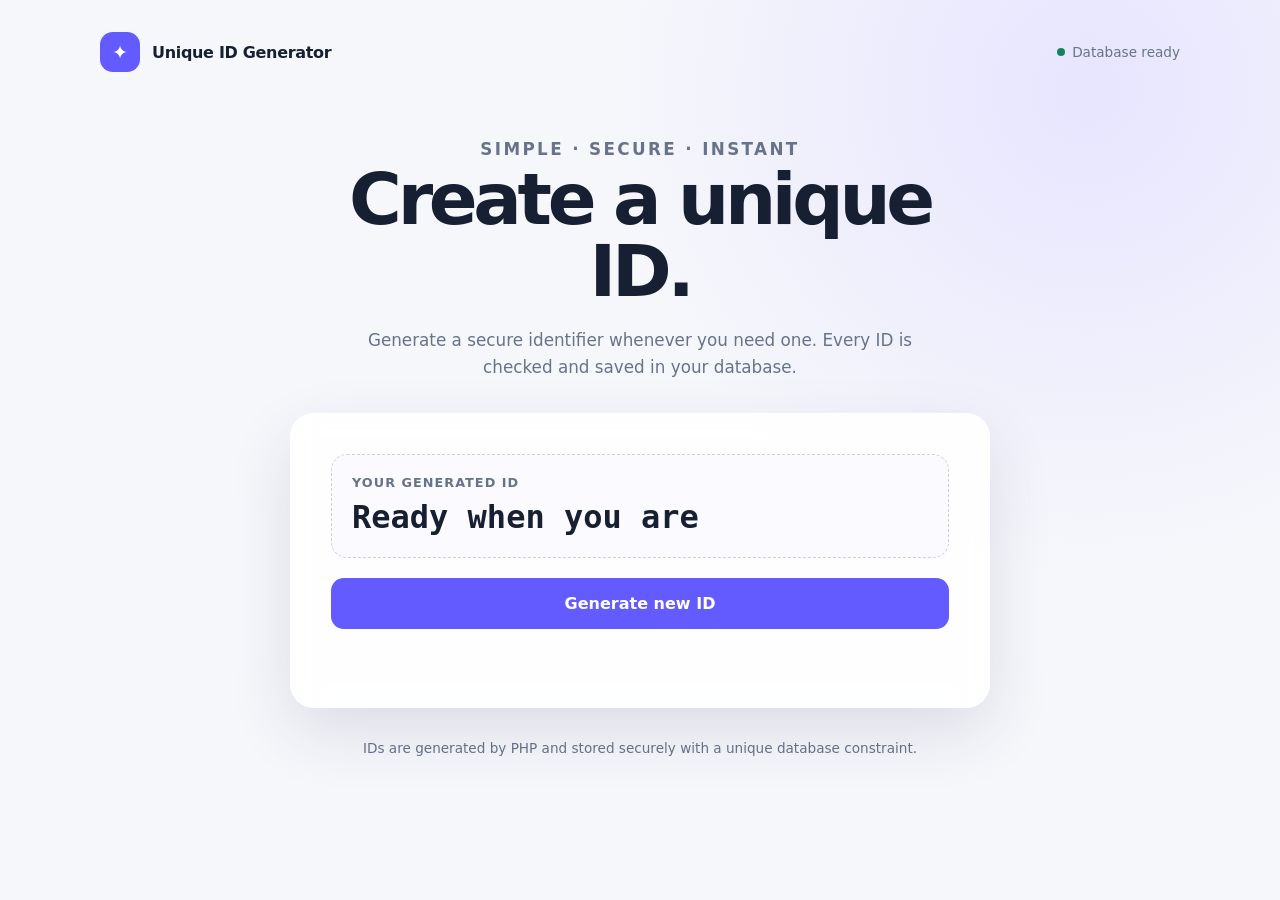
<file: id-gen/index.html>
<!DOCTYPE html>
<html lang="en">
<head>
    <meta charset="UTF-8">
    <meta name="viewport" content="width=device-width, initial-scale=1.0">
    <meta name="description" content="Generate secure, unique IDs and store them in your database.">
    <title>Unique ID Generator</title>
    <style>
        :root {
            color-scheme: light;
            --ink: #172033;
            --muted: #68738a;
            --primary: #635bff;
            --primary-dark: #5048db;
            --surface: #ffffff;
            --border: #e7e9f2;
            --background: #f6f7fb;
            --success: #16845b;
            --danger: #b42318;
            font-family: Inter, ui-sans-serif, system-ui, -apple-system, BlinkMacSystemFont, "Segoe UI", sans-serif;
        }

        * { box-sizing: border-box; }

        body {
            min-height: 100vh;
            margin: 0;
            background:
                radial-gradient(circle at 85% 10%, #e7e5ff 0, transparent 30rem),
                var(--background);
            color: var(--ink);
        }

        .shell {
            width: min(100% - 2rem, 1080px);
            margin: 0 auto;
            padding: 2rem 0 3rem;
        }

        header {
            display: flex;
            align-items: center;
            justify-content: space-between;
            gap: 1rem;
            margin-bottom: 4rem;
        }

        .brand {
            display: flex;
            align-items: center;
            gap: .75rem;
            font-weight: 800;
            letter-spacing: -.02em;
        }

        .brand-mark {
            display: grid;
            width: 2.5rem;
            height: 2.5rem;
            place-items: center;
            border-radius: .8rem;
            background: var(--primary);
            color: white;
            font-size: 1.2rem;
        }

        .status {
            display: flex;
            align-items: center;
            gap: .45rem;
            color: var(--muted);
            font-size: .85rem;
        }

        .status::before {
            width: .5rem;
            height: .5rem;
            border-radius: 50%;
            background: var(--success);
            content: "";
        }

        .hero {
            max-width: 700px;
            margin: 0 auto 2rem;
            text-align: center;
        }

        .eyebrow {
            margin: 0 0 .8rem;
            color: var(--primary);
            font-size: .75rem;
            font-weight: 800;
            letter-spacing: .14em;
            text-transform: uppercase;
        }

        h1 {
            margin: 0;
            font-size: clamp(2.2rem, 6vw, 4.5rem);
            letter-spacing: -.06em;
            line-height: 1;
        }

        .hero p {
            margin: 1.25rem auto 0;
            max-width: 560px;
            color: var(--muted);
            font-size: 1.05rem;
            line-height: 1.6;
        }

        .generator {
            width: min(100%, 700px);
            margin: 0 auto;
            padding: clamp(1.25rem, 4vw, 2.5rem);
            border: 1px solid rgb(255 255 255 / 80%);
            border-radius: 1.5rem;
            background: rgb(255 255 255 / 88%);
            box-shadow: 0 1.5rem 4rem rgb(39 43 77 / 12%);
            backdrop-filter: blur(14px);
        }

        .result-box {
            display: flex;
            align-items: center;
            justify-content: space-between;
            gap: 1rem;
            min-height: 104px;
            margin-bottom: 1.25rem;
            padding: 1.25rem;
            border: 1px dashed #cdd0e1;
            border-radius: 1rem;
            background: #fafaff;
        }

        .result-label {
            margin: 0 0 .5rem;
            color: var(--muted);
            font-size: .8rem;
            font-weight: 700;
            letter-spacing: .08em;
            text-transform: uppercase;
        }

        #result {
            margin: 0;
            overflow-wrap: anywhere;
            font-family: "SFMono-Regular", Consolas, monospace;
            font-size: clamp(1.25rem, 4vw, 2rem);
            font-weight: 800;
        }

        .actions {
            display: flex;
            gap: .75rem;
        }

        button {
            border: 0;
            border-radius: .8rem;
            cursor: pointer;
            font: inherit;
            font-weight: 750;
            transition: background .2s, transform .2s, opacity .2s;
        }

        button:active { transform: translateY(1px); }

        #generateButton {
            flex: 1;
            padding: 1rem 1.25rem;
            background: var(--primary);
            color: white;
        }

        #generateButton:hover { background: var(--primary-dark); }

        #copyButton {
            display: none;
            padding: 1rem 1.25rem;
            border: 1px solid var(--border);
            background: white;
            color: var(--ink);
        }

        #copyButton.visible { display: block; }
        button:disabled { cursor: wait; opacity: .65; }

        #message {
            min-height: 1.4rem;
            margin: 1rem 0 0;
            color: var(--muted);
            font-size: .9rem;
            text-align: center;
        }

        #message.error { color: var(--danger); }
        #message.success { color: var(--success); }

        footer {
            margin-top: 2rem;
            color: var(--muted);
            font-size: .85rem;
            text-align: center;
        }

        @media (max-width: 520px) {
            header { margin-bottom: 3rem; }
            .status { display: none; }
            .result-box { align-items: flex-start; flex-direction: column; }
            .actions { flex-direction: column; }
            #copyButton { width: 100%; }
        }
    </style>
</head>
<body>
    <div class="shell">
        <header>
            <div class="brand">
                <span class="brand-mark" aria-hidden="true">✦</span>
                <span>Unique ID Generator</span>
            </div>
            <div class="status">Database ready</div>
        </header>

        <main>
            <section class="hero" aria-labelledby="page-title">
                <p class="eyebrow">Simple · Secure · Instant</p>
                <h1 id="page-title">Create a unique ID.</h1>
                <p>Generate a secure identifier whenever you need one. Every ID is checked and saved in your database.</p>
            </section>

            <section class="generator" aria-label="ID generator">
                <div class="result-box">
                    <div>
                        <p class="result-label">Your generated ID</p>
                        <p id="result" aria-live="polite">Ready when you are</p>
                    </div>
                </div>
                <div class="actions">
                    <button id="generateButton" type="button">Generate new ID</button>
                    <button id="copyButton" type="button">Copy ID</button>
                </div>
                <p id="message" role="status"></p>
            </section>
        </main>

        <footer>IDs are generated by PHP and stored securely with a unique database constraint.</footer>
    </div>

    <script>
        const button = document.getElementById('generateButton');
        const copyButton = document.getElementById('copyButton');
        const result = document.getElementById('result');
        const message = document.getElementById('message');

        button.addEventListener('click', async () => {
            button.disabled = true;
            copyButton.classList.remove('visible');
            result.textContent = 'Generating...';
            message.className = '';
            message.textContent = '';

            try {
                const response = await fetch('api.php', {
                    method: 'POST',
                    headers: { 'Accept': 'application/json' }
                });
                const data = await response.json();

                if (!response.ok || !data.success || !data.id) {
                    throw new Error(data.message || 'Unable to generate an ID.');
                }

                result.textContent = data.id;
                copyButton.classList.add('visible');
                message.className = 'success';
                message.textContent = 'Your ID was generated and saved.';
            } catch (error) {
                result.textContent = 'Something went wrong';
                message.className = 'error';
                message.textContent = error.message;
            } finally {
                button.disabled = false;
            }
        });

        copyButton.addEventListener('click', async () => {
            try {
                await navigator.clipboard.writeText(result.textContent);
                message.className = 'success';
                message.textContent = 'ID copied to your clipboard.';
            } catch (error) {
                message.className = 'error';
                message.textContent = 'Copy is unavailable. Select and copy the ID manually.';
            }
        });
    </script>
</body>
</html>
</file>
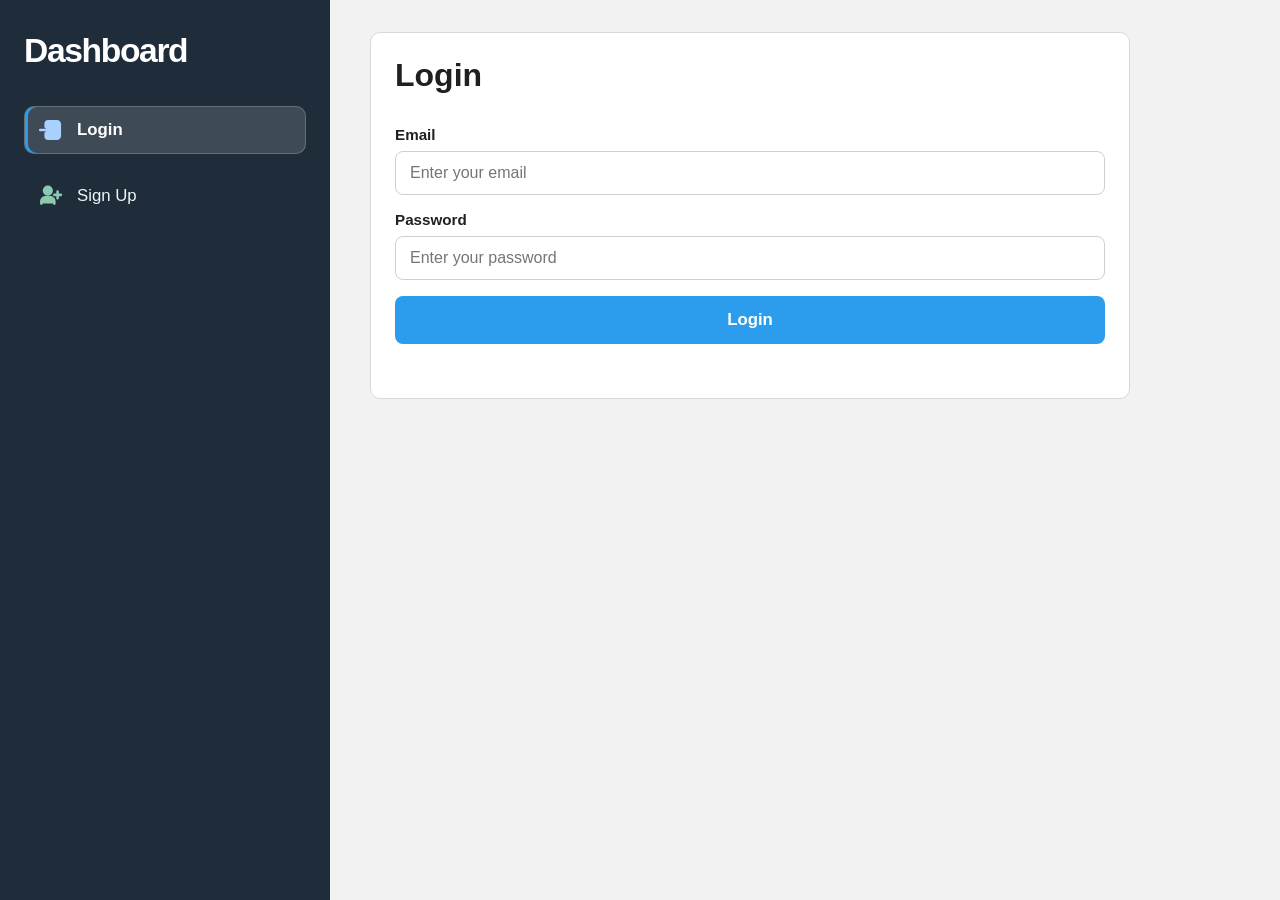
<file: portfolio-admin/index.html>
﻿<!DOCTYPE html>
<html lang="en">
  <head>
    <meta charset="UTF-8" />
    <meta name="viewport" content="width=device-width, initial-scale=1.0" />
    <title>Dashboard</title>
    <style>
      :root {
        --sidebar-bg: #1f2d3a;
        --sidebar-text: #eef4f8;
        --soft-bg: #f2f2f2;
        --panel-bg: #f9f9f9;
        --panel-border: #d8d8d8;
        --primary: #2c9ded;
        --primary-strong: #1e8fe5;
        --success: #2e9f67;
        --danger: #d9534f;
        --text: #202020;
        --muted: #666;
        --icon-muted: rgba(255, 255, 255, 0.8);
      }

      * { box-sizing: border-box; }

      html, body {
        margin: 0;
        height: 100%;
        font-family: "Segoe UI", Tahoma, Geneva, Verdana, sans-serif;
        background: var(--soft-bg);
        color: var(--text);
      }

      body { min-height: 100vh; }

      .layout {
        display: flex;
        min-height: 100vh;
        width: 100%;
      }

      .sidebar {
        width: 330px;
        background: var(--sidebar-bg);
        color: var(--sidebar-text);
        padding: 32px 24px 0 24px;
        flex-shrink: 0;
      }

      .app-name {
        margin: 0 0 36px;
        font-size: 2.1rem;
        font-weight: 700;
        letter-spacing: -0.04em;
        color: #ffffff;
      }

      .nav {
        display: flex;
        flex-direction: column;
        gap: 18px;
      }

      .nav-item {
        display: flex;
        align-items: center;
        gap: 14px;
        background: transparent;
        border: none;
        color: var(--sidebar-text);
        font-size: 1.05rem;
        font-weight: 500;
        text-align: left;
        cursor: pointer;
        padding: 10px 12px;
        border-radius: 10px;
        border: 1px solid transparent;
        transition: background 0.2s ease, border-color 0.2s ease, transform 0.2s ease;
      }

      .nav-item:hover { background: rgba(255, 255, 255, 0.04); }
      .nav-item.active {
        font-weight: 700;
        color: #ffffff;
        background: rgba(255, 255, 255, 0.14);
        border-color: rgba(255, 255, 255, 0.2);
        box-shadow: inset 3px 0 0 #2c9ded;
      }

      .icon-wrap {
        width: 26px;
        height: 26px;
        display: inline-flex;
        align-items: center;
        justify-content: center;
        flex-shrink: 0;
      }

      .icon-wrap svg {
        width: 26px;
        height: 26px;
        stroke: var(--icon-muted);
        stroke-width: 2.4;
        fill: none;
        stroke-linecap: round;
        stroke-linejoin: round;
      }

      .nav-item.active .icon-wrap svg { stroke: #ffffff; }
      .nav-item.home .icon-wrap svg { fill: #ed9a53; stroke: #ed9a53; }
      .nav-item.profile .icon-wrap svg { fill: #9a64d6; stroke: #9a64d6; }
      .nav-item.create-user .icon-wrap svg { fill: #76c7ff; stroke: #76c7ff; }
      .nav-item.add-worker .icon-wrap svg { fill: #8cd9a8; stroke: #8cd9a8; }
      .nav-item.support .icon-wrap svg { fill: #cdbbff; stroke: #cdbbff; }
      .nav-item.login .icon-wrap svg { fill: #a7d1ff; stroke: #a7d1ff; }
      .nav-item.signup .icon-wrap svg { fill: #8dc8b0; stroke: #8dc8b0; }
      .nav-item.logout .icon-wrap svg { stroke: #d6dbe1; fill: none; }

      .content { flex: 1; background: var(--soft-bg); }

      .view {
        display: none;
        min-height: 100vh;
        padding: 32px 32px 0 40px;
      }

      .view.active { display: block; }

      .page-title {
        margin: 0;
        font-size: clamp(2.5rem, 2.2vw, 4rem);
        font-weight: 800;
        letter-spacing: -0.06em;
        line-height: 1.1;
      }

      .subtitle {
        margin-top: 35px;
        margin-bottom: 0;
        font-size: clamp(1.7rem, 1.9vw, 2.5rem);
        font-weight: 400;
        color: #2c2c2c;
        font-style: italic;
        letter-spacing: -0.04em;
      }

      .divider {
        margin-top: 18px;
        width: 100%;
        border: none;
        border-top: 2px solid rgba(0, 0, 0, 0.55);
      }

      .dashboard-shell {
        margin-top: 28px;
        display: grid;
        grid-template-columns: 1.2fr 0.8fr;
        gap: 26px;
        max-width: 1200px;
      }

      .panel {
        background: var(--panel-bg);
        border: 1px solid var(--panel-border);
        border-radius: 10px;
        padding: 22px;
        box-shadow: 0 2px 4px rgba(0,0,0,0.02);
      }

      .panel h3 {
        margin: 0 0 20px;
        font-size: 1.75rem;
        letter-spacing: -0.04em;
      }

      .user-form,
      .auth-form,
      .worker-form {
        display: grid;
        gap: 16px;
      }

      .field-row {
        display: grid;
        gap: 8px;
      }

      .field-row label {
        font-weight: 700;
        font-size: 0.95rem;
      }

      .field-row input,
      .field-row select {
        width: 100%;
        padding: 12px 14px;
        border: 1px solid #cfcfcf;
        border-radius: 8px;
        font-size: 1rem;
        background: #fff;
      }

      .primary-btn {
        border: none;
        border-radius: 8px;
        background: var(--primary);
        color: white;
        font-weight: 700;
        padding: 14px 18px;
        cursor: pointer;
        font-size: 1.05rem;
      }

      .primary-btn:hover { background: var(--primary-strong); }

      .stats-list {
        display: grid;
        gap: 14px;
      }

      .stat-item {
        background: #fff;
        border: 1px solid #e6e6e6;
        border-radius: 8px;
        padding: 14px 16px;
      }

      .stat-item small {
        display: block;
        color: var(--muted);
        margin-bottom: 6px;
      }

      .stat-item strong {
        font-size: 1.8rem;
        letter-spacing: -0.04em;
      }

      .table-panel {
        margin-top: 28px;
        max-width: 1200px;
      }

      .table-wrap {
        overflow-x: auto;
      }

      table {
        width: 100%;
        border-collapse: collapse;
        background: #fff;
        border-radius: 10px;
        overflow: hidden;
      }

      th, td {
        text-align: left;
        padding: 14px 16px;
        border-bottom: 1px solid #e7e7e7;
      }

      th {
        background: #f0f0f0;
        font-size: 0.9rem;
        text-transform: uppercase;
        letter-spacing: 0.03em;
      }

      .badge {
        display: inline-block;
        padding: 5px 10px;
        border-radius: 999px;
        font-size: 0.8rem;
        font-weight: 700;
      }

      .badge.admin { background: #dfeafe; color: #194c89; }
      .badge.user { background: #eaf7ee; color: #2d7a53; }

      .small-btn {
        border: none;
        border-radius: 6px;
        padding: 8px 12px;
        background: #efefef;
        color: var(--text);
        cursor: pointer;
      }

      .small-btn:hover { background: #e2e2e2; }

      .message {
        min-height: 22px;
        margin-top: 8px;
        font-size: 0.95rem;
        color: var(--success);
      }

      .message.error { color: var(--danger); }

      .profile-panel {
        width: min(100%, 1060px);
        height: 420px;
        background: rgba(255, 255, 255, 0.24);
        border: 1px solid var(--panel-border);
        border-radius: 4px;
        padding: 30px 0 0 0;
      }

      .profile-inner { padding-left: 32px; }

      .profile-title {
        margin: 0 0 28px;
        font-size: clamp(2.2rem, 2vw, 3rem);
        font-weight: 800;
        letter-spacing: -0.05em;
      }

      .field { margin: 0 0 26px; }

      .field-label {
        display: block;
        margin-bottom: 10px;
        font-size: 1.05rem;
        font-weight: 700;
        color: #1c1c1c;
      }

      .field-value {
        display: block;
        font-size: clamp(1.2rem, 1.1vw, 1.6rem);
        color: #1c1c1c;
        font-weight: 500;
      }

      .field-value.email { font-weight: 400; }

      .role-box {
        display: inline-block;
        min-width: 200px;
        min-height: 52px;
        padding: 14px 22px;
        border-radius: 9px;
        background: var(--primary);
        color: white;
        font-size: 1.5rem;
        font-weight: 700;
        box-shadow: inset 0 -1px 0 rgba(0, 0, 0, 0.12);
        cursor: pointer;
        border: none;
        letter-spacing: -0.04em;
      }

      .role-box:hover { background: var(--primary-strong); }

      .support-box,
      .auth-box {
        max-width: 760px;
        background: #fff;
        border: 1px solid var(--panel-border);
        border-radius: 10px;
        padding: 24px;
      }

      .support-box h3,
      .auth-box h3 {
        margin-top: 0;
        font-size: 2rem;
      }

      .support-box p {
        margin: 12px 0;
        line-height: 1.6;
      }

      .analytics-grid {
        display: grid;
        grid-template-columns: repeat(4, minmax(150px, 1fr));
        gap: 16px;
        margin: 26px 0;
      }

      .metric-card {
        background: linear-gradient(135deg, #ffffff, #f3f7ff);
        border: 1px solid #dfe7f6;
        border-radius: 12px;
        padding: 18px 16px;
      }

      .metric-card small {
        display: block;
        color: var(--muted);
        margin-bottom: 10px;
        font-size: 0.82rem;
        letter-spacing: 0.05em;
        text-transform: uppercase;
      }

      .metric-card strong {
        display: block;
        font-size: clamp(1.7rem, 2vw, 2.4rem);
        letter-spacing: -0.05em;
      }

      .chart-grid {
        display: grid;
        grid-template-columns: 1.1fr 0.9fr;
        gap: 20px;
        margin-bottom: 26px;
      }

      .chart-card {
        min-height: 310px;
      }

      .gauge-wrap {
        display: flex;
        align-items: center;
        justify-content: center;
        min-height: 220px;
      }

      .gauge-svg {
        width: 260px;
        height: 180px;
      }

      .gauge-needle {
        stroke: #1b365d;
        stroke-width: 4;
        stroke-linecap: round;
      }

      .gauge-center {
        fill: #1b365d;
      }

      .gauge-value {
        text-align: center;
        font-size: 2.2rem;
        font-weight: 800;
        letter-spacing: -0.05em;
        margin-top: -5px;
      }

      .gauge-name {
        text-align: center;
        margin-top: 8px;
        font-weight: 700;
        color: var(--muted);
      }

      .bar-list {
        display: grid;
        gap: 16px;
      }

      .bar-row {
        display: grid;
        gap: 8px;
        padding: 10px;
        border-radius: 10px;
        border: 1px solid transparent;
        cursor: pointer;
        transition: background 0.2s ease, border-color 0.2s ease;
      }

      .bar-row:hover {
        background: #f5f9ff;
      }

      .bar-row.selected {
        background: #eaf3ff;
        border-color: #b8d5f8;
      }

      .bar-row.selected .bar-meta span {
        color: #1e8fe5;
        font-weight: 700;
      }

      .bar-row.selected .bar-fill {
        background: linear-gradient(90deg, #1e8fe5, #4e71ff);
      }

      .bar-meta {
        display: flex;
        align-items: center;
        justify-content: space-between;
        gap: 10px;
        font-weight: 600;
      }

      .bar-track {
        width: 100%;
        height: 11px;
        background: #edf1f7;
        border-radius: 999px;
        overflow: hidden;
      }

      .bar-fill {
        height: 100%;
        border-radius: inherit;
        background: linear-gradient(90deg, #2b9ae4, #25c7a1);
      }

      .worker-table th,
      .worker-table td {
        font-size: 0.96rem;
      }

      .mini-badge {
        display: inline-block;
        border-radius: 999px;
        padding: 5px 10px;
        font-size: 0.78rem;
        font-weight: 700;
      }

      .mini-badge.good,
      .mini-badge.excellent {
        background: #eaf7ee;
        color: #2d7a53;
      }

      .mini-badge.focus {
        background: #fef4d8;
        color: #af7d00;
      }

      .admin-form-grid {
        display: grid;
        grid-template-columns: repeat(2, minmax(180px, 1fr));
        gap: 16px;
        margin-top: 14px;
      }

      .hidden { display: none !important; }

      .portfolio-editor {
        max-width: 1200px;
        display: grid;
        gap: 18px;
      }

      .portfolio-editor textarea {
        width: 100%;
        min-height: 170px;
        padding: 16px;
        border: 1px solid #cfcfcf;
        border-radius: 8px;
        background: #fff;
        color: #202020;
        font: 0.9rem/1.5 Consolas, Monaco, monospace;
        resize: vertical;
      }

      .portfolio-toolbar {
        display: flex;
        flex-wrap: wrap;
        gap: 10px;
        align-items: center;
      }

      .portfolio-toolbar input,
      .portfolio-toolbar select {
        padding: 11px 12px;
        border: 1px solid #cfcfcf;
        border-radius: 8px;
        background: #fff;
      }

      /* Portfolio Studio — Facebook-like profile editing */
      .portfolio-heading { display:flex; justify-content:space-between; align-items:flex-end; gap:24px; max-width:1100px; }
      .eyebrow { margin:0 0 8px; color:#2c9ded; text-transform:uppercase; letter-spacing:.14em; font-size:.75rem; font-weight:800; }
      .portfolio-heading .subtitle { margin-top:12px; }
      .preview-site-button { color:#1679c4; font-weight:700; text-decoration:none; border:1px solid #b8dff5; background:#eef8ff; border-radius:999px; padding:11px 17px; white-space:nowrap; }
      .portfolio-workspace { display:grid; grid-template-columns:minmax(0,1fr); gap:18px; max-width:920px; margin-top:18px; }
      .portfolio-panels { display:grid; gap:14px; }
      .portfolio-panels .message { min-height:22px; }
      .studio-hint { margin:0; color:#627384; font-size:.92rem; }
      .editor-section { background:#fff; border:1px solid #dce5ec; border-radius:16px; overflow:hidden; transition:box-shadow .2s,border-color .2s; }
      .editor-section.is-editing { border-color:#7fc7f1; box-shadow:0 6px 22px rgba(44,157,237,.12); }
      .editor-section-head { display:flex; justify-content:space-between; align-items:center; gap:12px; padding:16px 18px; }
      .editor-section-head > div:first-child { display:grid; grid-template-columns:40px 1fr; column-gap:12px; align-items:center; min-width:0; }
      .editor-section-head h3 { margin:0; font-size:1.15rem; }
      .editor-section-head p { grid-column:2; margin:3px 0 0; color:#71808c; font-size:.85rem; }
      .section-icon { grid-row:span 2; width:40px; height:40px; border-radius:12px; background:#eaf6ff; color:#168bd3; display:grid; place-items:center; font-size:1.15rem; }
      .section-controls { display:flex; gap:8px; align-items:center; flex-shrink:0; }
      .edit-section, .add-item, .text-btn { background:none; border:0; color:#167cc5; font-weight:700; cursor:pointer; }
      .edit-section { border:1px solid #b8dff5; border-radius:999px; background:#eef8ff; padding:8px 14px; }
      .save-section, .section-controls .save-section { border:1px solid #9ad0f0; border-radius:999px; background:#1479bd; color:#fff; padding:8px 14px; font-weight:700; cursor:pointer; }
      .section-fields { display:none; padding:0 18px 18px; border-top:1px solid #edf1f4; }
      .editor-section.is-editing .section-fields { display:block; padding-top:16px; }
      .section-summary { padding:0 18px 16px; }
      .editor-section.is-editing .section-summary { display:none; }
      .section-fields label { display:grid; gap:6px; color:#52606d; font-size:.82rem; font-weight:700; margin-bottom:12px; }
      .section-fields input, .section-fields textarea, .section-fields select { width:100%; border:1px solid #ccd8e1; border-radius:8px; padding:10px 12px; font:inherit; background:#fbfdff; color:#1e2c39; }
      .section-fields textarea { min-height:72px; resize:vertical; }
      .live-preview { border:1px solid #e3ebf1; border-radius:14px; background:linear-gradient(160deg,#f7fbff,#eef4f9); padding:14px; margin-bottom:14px; }
      .live-preview-top { display:flex; align-items:center; gap:14px; }
      .live-avatar-wrap { position:relative; width:84px; height:84px; flex-shrink:0; }
      .live-avatar { width:84px; height:84px; border-radius:50%; object-fit:cover; border:3px solid #fff; box-shadow:0 4px 14px rgba(30,60,90,.18); background:#d9e7f2; display:block; }
      .live-avatar-fallback { width:84px; height:84px; border-radius:50%; display:grid; place-items:center; background:#1f6fa8; color:#fff; font-size:1.8rem; font-weight:800; border:3px solid #fff; }
      .change-photo-btn { position:absolute; right:-2px; bottom:-2px; border:0; border-radius:999px; background:#1479bd; color:#fff; font-size:.72rem; font-weight:700; padding:6px 9px; cursor:pointer; box-shadow:0 2px 8px rgba(20,121,189,.35); }
      .live-preview-copy strong { display:block; font-size:1.2rem; color:#1e2c39; }
      .live-preview-copy span { color:#627384; font-size:.9rem; }
      .live-chips { display:flex; flex-wrap:wrap; gap:6px; margin-top:12px; }
      .live-chip { background:#fff; border:1px solid #d5e3ee; border-radius:999px; padding:5px 10px; font-size:.78rem; color:#355066; }
      .live-list { margin:10px 0 0; padding:0; list-style:none; display:grid; gap:8px; }
      .live-list li { background:#fff; border:1px solid #e2ebf2; border-radius:10px; padding:10px 12px; }
      .live-list strong { display:block; color:#1e2c39; font-size:.92rem; }
      .live-list span { color:#627384; font-size:.84rem; line-height:1.35; }
      .photo-uploader { display:grid; gap:10px; margin-bottom:12px; }
      .photo-drop { border:1.5px dashed #9ec8e6; border-radius:12px; background:#f4faff; padding:16px; text-align:center; cursor:pointer; color:#356987; }
      .photo-drop:hover, .photo-drop.is-dragover { border-color:#1479bd; background:#eaf6ff; }
      .photo-drop strong { display:block; margin-bottom:4px; color:#1479bd; }
      .photo-drop small { color:#71808c; }
      .photo-preview-row { display:flex; align-items:center; gap:12px; flex-wrap:wrap; }
      .photo-preview-row img { width:72px; height:72px; object-fit:cover; border-radius:12px; border:1px solid #d5e3ee; background:#fff; }
      .upload-status { font-size:.82rem; color:#1479bd; padding:6px 0; }
      .upload-status.error { color:#c0392b; }
      .upload-status.success { color:#27ae60; }
      .image-thumbs { display:flex; flex-wrap:wrap; gap:8px; margin:8px 0 4px; }
      .image-thumb { position:relative; width:72px; height:72px; border-radius:10px; overflow:hidden; border:1px solid #d5e3ee; background:#eef4f8; }
      .image-thumb img { width:100%; height:100%; object-fit:cover; display:block; }
      .image-thumb button { position:absolute; top:3px; right:3px; border:0; width:22px; height:22px; border-radius:50%; background:rgba(0,0,0,.55); color:#fff; cursor:pointer; font-size:.8rem; line-height:1; }
      .repeat-fields { display:grid; gap:10px; }
      .repeat-row { display:grid; grid-template-columns:1fr 1.4fr auto; gap:8px; align-items:start; padding:12px; border:1px solid #e6edf2; border-radius:12px; background:#fbfdff; }
      .repeat-row.project-row { grid-template-columns:1fr; }
      .repeat-row button.remove-item { border:0; background:#fff0f0; color:#c24b4b; border-radius:7px; padding:8px 10px; cursor:pointer; }
      .project-images-tools { display:flex; flex-wrap:wrap; gap:8px; align-items:center; margin-top:8px; }
      .project-images-tools .upload-shot-btn { border:1px solid #b8dff5; background:#eef8ff; color:#167cc5; border-radius:8px; padding:8px 12px; font-weight:700; cursor:pointer; }
      .portfolio-actions { display:flex; align-items:center; gap:10px; padding:6px 0 10px; flex-wrap:wrap; }
      .portfolio-actions .primary-btn { padding:12px 18px; }
      .secondary-btn { border:1px solid #a8d8f4; border-radius:8px; background:#eaf7ff; color:#1479bd; font-weight:700; cursor:pointer; padding:12px 16px; font-size:.95rem; }
      .advanced-editor { margin:4px 0 25px; color:#697985; font-size:.85rem; }
      .advanced-editor summary { cursor:pointer; }
      .busy-btn { opacity:.7; pointer-events:none; }
      @media (max-width:900px) {
        .layout { flex-direction: column; }
        .sidebar {
          width: 100%;
          padding-bottom: 20px;
        }
        .portfolio-heading { align-items:flex-start; flex-direction:column; }
        .repeat-row { grid-template-columns:1fr; }
        .view { padding: 24px 20px 40px; }
        .dashboard-shell { grid-template-columns: 1fr; }
      }
    </style>
  </head>
  <body>
    <div class="layout">
      <aside class="sidebar">
        <h1 class="app-name">Dashboard</h1>

        <nav class="nav" aria-label="Sidebar navigation">
          <button class="nav-item home active dashboard-link" data-view="dashboard" type="button">
            <span class="icon-wrap" aria-hidden="true">
              <svg viewBox="0 0 24 24">
                <path d="M3 10.5 12 3l9 7.5"></path>
                <path d="M5 9.5V20h14V9.5"></path>
                <path d="M9 20v-7h6v7"></path>
              </svg>
            </span>
            <span>Dashboard</span>
          </button>

          <button class="nav-item portfolio-link" data-view="portfolio" type="button">
            <span class="icon-wrap" aria-hidden="true">
              <svg viewBox="0 0 24 24">
                <rect x="3" y="4" width="18" height="16" rx="2"></rect>
                <path d="m3 15 5-5 4 4 3-3 6 6"></path>
                <circle cx="8" cy="8" r="1.5"></circle>
              </svg>
            </span>
            <span>Portfolio Editor</span>
          </button>

          <button class="nav-item profile" data-view="profile" type="button">
            <span class="icon-wrap" aria-hidden="true">
              <svg viewBox="0 0 24 24">
                <path d="M12 12.5c2.7 0 4.9-2.2 4.9-4.9S14.7 2.7 12 2.7 7.1 4.9 7.1 7.6s2.2 4.9 4.9 4.9Z"></path>
                <path d="M4.2 20.9c1.7-3 4.5-4.6 7.8-4.6s6.1 1.6 7.8 4.6"></path>
              </svg>
            </span>
            <span>Profile</span>
          </button>

          <button class="nav-item create-user" data-view="create-user" type="button">
            <span class="icon-wrap" aria-hidden="true">
              <svg viewBox="0 0 24 24">
                <path d="M12 5v14"></path>
                <path d="M5 12h14"></path>
                <circle cx="12" cy="12" r="9"></circle>
              </svg>
            </span>
            <span>Create User</span>
          </button>

          <button class="nav-item add-worker" data-view="add-worker" type="button">
            <span class="icon-wrap" aria-hidden="true">
              <svg viewBox="0 0 24 24">
                <path d="M6 19h12"></path>
                <path d="M8 19V9h8v10"></path>
                <path d="M10 9V6h4v3"></path>
                <path d="M12 12v4"></path>
                <path d="M10 14h4"></path>
              </svg>
            </span>
            <span>Add Worker Data</span>
          </button>

          <button class="nav-item support" data-view="support" type="button">
            <span class="icon-wrap" aria-hidden="true">
              <svg viewBox="0 0 24 24">
                <path d="M6 17.5a2.5 2.5 0 0 1-2.5-2.5V8.5A2.5 2.5 0 0 1 6 6h12a2.5 2.5 0 0 1 2.5 2.5v6.5A2.5 2.5 0 0 1 18 17.5H9l-5 4v-4Z"></path>
                <path d="M8.5 11h7"></path>
                <path d="M8.5 14h4"></path>
              </svg>
            </span>
            <span>Support</span>
          </button>

          <button class="nav-item login" data-view="login" type="button">
            <span class="icon-wrap" aria-hidden="true">
              <svg viewBox="0 0 24 24">
                <path d="M8 9V6.5A2.5 2.5 0 0 1 10.5 4h8A2.5 2.5 0 0 1 21 6.5v11A2.5 2.5 0 0 1 18.5 20h-8A2.5 2.5 0 0 1 8 17.5V15"></path>
                <path d="M3 12h11"></path>
                <path d="m13 8 4 4-4 4"></path>
              </svg>
            </span>
            <span>Login</span>
          </button>

          <button class="nav-item signup" data-view="signup" type="button">
            <span class="icon-wrap" aria-hidden="true">
              <svg viewBox="0 0 24 24">
                <path d="M16 19v-2a4 4 0 0 0-4-4H8a4 4 0 0 0-4 4v2"></path>
                <circle cx="10" cy="7" r="3.5"></circle>
                <path d="M19 8v6"></path>
                <path d="M16 11h6"></path>
              </svg>
            </span>
            <span>Sign Up</span>
          </button>

          <button class="nav-item logout" data-view="logout" type="button">
            <span class="icon-wrap" aria-hidden="true">
              <svg viewBox="0 0 24 24">
                <path d="M9 4.8h8.2A1.8 1.8 0 0 1 19 6.6v10.8a1.8 1.8 0 0 1-1.8 1.8H9"></path>
                <path d="M4.7 12h10.4"></path>
                <path d="m12 7.8 4.2 4.2-4.2 4.2"></path>
              </svg>
            </span>
            <span>Logout</span>
          </button>
        </nav>
      </aside>

      <main class="content">
        <section class="view active" id="dashboard-view">
          <h2 class="page-title">Dashboard</h2>
          <p class="subtitle">Dynamic Role Management System</p>
          <hr class="divider" />

          <div id="dashboardAdminContent">
            <div class="panel table-panel">
              <h3>All Users</h3>
              <div class="table-wrap">
                <table>
                  <thead>
                    <tr>
                      <th>Name</th>
                      <th>Email</th>
                      <th>Role</th>
                      <th>Action</th>
                    </tr>
                  </thead>
                  <tbody id="userTableBody"></tbody>
                </table>
              </div>
            </div>
          </div>

          <div id="dashboardLoggedOut" class="notice-box hidden" style="margin-top: 24px;">
            <h3>Welcome</h3>
            <p>Please log in to access the full dashboard and worker performance tools.</p>
          </div>

          <div id="workerAnalyticsPanel" class="panel table-panel hidden">
              <h3>Worker Performance Dashboard</h3>

              <div class="analytics-grid">
                <div class="metric-card">
                  <small>Total Workers</small>
                  <strong id="totalWorkersMetric">0</strong>
                </div>
                <div class="metric-card">
                  <small>Total Days</small>
                  <strong id="totalDaysMetric">0</strong>
                </div>
                <div class="metric-card">
                  <small>Total Hours</small>
                  <strong id="totalHoursMetric">0</strong>
                </div>
                <div class="metric-card">
                  <small>Avg. Performance</small>
                  <strong id="averagePerformanceMetric">0%</strong>
                </div>
              </div>

              <div class="chart-grid">
                <div class="panel chart-card">
                  <h3>Top Performance</h3>
                  <div class="gauge-wrap">
                    <div>
                      <svg class="gauge-svg" viewBox="0 0 220 160" aria-label="Performance gauge">
                        <path d="M20 120 A90 90 0 0 1 200 120" fill="none" stroke="#edf1f7" stroke-width="18" stroke-linecap="round"></path>
                        <path id="gaugeArc" d="M20 120 A90 90 0 0 1 200 120" fill="none" stroke="#28bf8d" stroke-width="18" stroke-linecap="round"></path>
                        <line id="gaugeNeedle" class="gauge-needle" x1="110" y1="120" x2="110" y2="52"></line>
                        <circle class="gauge-center" cx="110" cy="120" r="8"></circle>
                      </svg>
                      <div class="gauge-value" id="gaugeValue">0%</div>
                      <div class="gauge-name" id="gaugeName">No data</div>
                    </div>
                  </div>
                </div>

                <div class="panel chart-card">
                  <h3>Worker Performance</h3>
                  <div id="workerPerformanceBars" class="bar-list"></div>
                </div>
              </div>

              <div class="panel">
                <h3>Worker Records</h3>
                <div class="table-wrap">
                  <table class="worker-table">
                    <thead>
                      <tr>
                        <th>Worker Name</th>
                        <th>Days</th>
                        <th>Hours</th>
                        <th>Performance</th>
                        <th>Status</th>
                      </tr>
                    </thead>
                    <tbody id="workerTableBody"></tbody>
                  </table>
                </div>
              </div>

            </div>

          <div id="dashboardWarning" class="notice-box hidden" style="margin-top: 24px;">
            <h3>Access Notice</h3>
            <p>Hello there — you are signed in as a regular user, and this dashboard is reserved for administrators only.</p>
            <p>Please contact an admin if you need to view the full user list, worker analytics, or create new accounts.</p>
          </div>
        </section>

        <section class="view" id="portfolio-view">
          <div class="portfolio-heading">
            <div>
              <p class="eyebrow">Website studio</p>
              <h2 class="page-title">Your portfolio</h2>
              <p class="subtitle">Edit like a profile page — every Save also updates hamzaa.top.</p>
            </div>
            <a class="preview-site-button" href="https://hamzaa.top" target="_blank" rel="noopener">↗ Open live site</a>
          </div>
          <hr class="divider" />

          <div class="portfolio-workspace">
            <div class="portfolio-editor portfolio-panels">
              <p class="studio-hint">Tap <strong>Edit</strong> on a section, change what you want, then press <strong>Save &amp; Publish</strong>.</p>
              <div id="portfolioMessage" class="message" aria-live="polite"></div>

              <div class="editor-section" data-section="hero">
                <div class="editor-section-head">
                  <div><span class="section-icon">✦</span><h3>Hero photo</h3><p>The big profile photo visitors see first.</p></div>
                  <div class="section-controls"><button type="button" class="edit-section">Edit</button><button type="button" class="save-section">Save &amp; Publish</button></div>
                </div>
                <div class="section-summary"><div class="live-preview" id="heroLivePreview"></div></div>
                <div class="section-fields">
                  <div class="photo-uploader">
                    <div class="photo-drop" id="heroPhotoDrop" tabindex="0" role="button" aria-label="Upload hero photo">
                      <strong>Change hero photo</strong>
                      <small>Click or drop a JPEG, PNG, or WebP (max 8 MB)</small>
                    </div>
                    <input id="heroPhotoInput" type="file" accept="image/jpeg,image/jpg,image/png,image/webp,.jpg,.jpeg,.png,.webp" hidden />
                    <div class="photo-preview-row">
                      <img id="heroPhotoPreview" alt="Hero preview" hidden />
                      <span id="heroPhotoStatus" class="upload-status" hidden></span>
                    </div>
                    <label>Or paste an image path / URL<input data-field="heroImage" type="text" placeholder="fb-pro-pic.jpg or https://..."></label>
                  </div>
                </div>
              </div>

              <div class="editor-section" data-section="about">
                <div class="editor-section-head">
                  <div><span class="section-icon">◎</span><h3>About</h3><p>Your story moments, like a timeline on a profile.</p></div>
                  <div class="section-controls"><button type="button" class="edit-section">Edit</button><button type="button" class="save-section">Save &amp; Publish</button></div>
                </div>
                <div class="section-summary"><div class="live-preview" id="aboutLivePreview"></div></div>
                <div class="section-fields">
                  <div class="photo-uploader">
                    <div class="photo-drop" id="aboutPhotoDrop" tabindex="0" role="button" aria-label="Upload about photo">
                      <strong>Change about photo</strong>
                      <small>Click or drop a JPEG, PNG, or WebP (max 8 MB)</small>
                    </div>
                    <input id="aboutPhotoInput" type="file" accept="image/jpeg,image/jpg,image/png,image/webp,.jpg,.jpeg,.png,.webp" hidden />
                    <div class="photo-preview-row">
                      <img id="aboutPhotoPreview" alt="About photo preview" hidden />
                      <span id="aboutPhotoStatus" class="upload-status" hidden></span>
                    </div>
                    <label>Or paste an image path / URL<input data-field="aboutImage" type="text" placeholder="/assets/images/profile/avatar.jpg or https://..."></label>
                  </div>
                  <div id="aboutItems" class="repeat-fields"></div>
                  <button type="button" class="add-item" data-add="about">+ Add story moment</button>
                </div>
              </div>

              <div class="editor-section" data-section="skills">
                <div class="editor-section-head">
                  <div><span class="section-icon">◇</span><h3>Skills</h3><p>Tools and strengths shown on your site.</p></div>
                  <div class="section-controls"><button type="button" class="edit-section">Edit</button><button type="button" class="save-section">Save &amp; Publish</button></div>
                </div>
                <div class="section-summary"><div class="live-preview" id="skillsLivePreview"></div></div>
                <div class="section-fields">
                  <div id="skillItems" class="repeat-fields"></div>
                  <button type="button" class="add-item" data-add="skills">+ Add skill</button>
                </div>
              </div>

              <div class="editor-section" data-section="projects">
                <div class="editor-section-head">
                  <div><span class="section-icon">▣</span><h3>Projects</h3><p>Your work, demos, and screenshots.</p></div>
                  <div class="section-controls"><button type="button" class="edit-section">Edit</button><button type="button" class="save-section">Save &amp; Publish</button></div>
                </div>
                <div class="section-summary"><div class="live-preview" id="projectsLivePreview"></div></div>
                <div class="section-fields">
                  <div id="projectItems" class="repeat-fields"></div>
                  <button type="button" class="add-item" data-add="projects">+ Add project</button>
                </div>
              </div>

              <div class="portfolio-actions">
                <button type="button" class="primary-btn" id="portfolioSaveButton">Save &amp; Publish</button>
                <button type="button" class="text-btn" id="portfolioLoadButton">Reload</button>
                <a class="preview-site-button" href="https://hamzaa.top" target="_blank" rel="noopener">View website</a>
              </div>

              <details class="advanced-editor">
                <summary>Advanced tools (JSON &amp; manual upload)</summary>
                <textarea id="portfolioJson" spellcheck="false" aria-label="Portfolio content JSON"></textarea>
                <div class="portfolio-toolbar">
                  <input id="portfolioImageUpload" type="file" accept="image/jpeg,image/jpg,image/png,image/webp,.jpg,.jpeg,.png,.webp" />
                  <select id="portfolioUploadKind">
                    <option value="site_image">Site image</option>
                    <option value="project_screenshot">Project screenshot</option>
                  </select>
                  <input id="portfolioUploadId" type="number" min="1" placeholder="Record ID" />
                  <input id="portfolioCropX" type="hidden" value="0" />
                  <input id="portfolioCropY" type="hidden" value="0" />
                  <input id="portfolioCropWidth" type="hidden" value="0" />
                  <input id="portfolioCropHeight" type="hidden" value="0" />
                  <button type="button" class="primary-btn" id="portfolioUploadButton">Upload</button>
                </div>
                <img id="portfolioUploadPreview" alt="Upload preview" class="hidden" style="max-width:180px;margin-top:10px;border-radius:10px;" />
                <p id="portfolioUploadResult" class="message" aria-live="polite"></p>
              </details>
            </div>
          </div>
        </section>

        <section class="view" id="create-user-view">
          <h2 class="page-title">Create User</h2>
          <p class="subtitle">Admin User Management</p>
          <hr class="divider" />

          <div class="dashboard-shell">
            <div class="panel">
              <h3>Create User</h3>
              <form id="userForm" class="user-form">
                <div class="field-row">
                  <label for="name">Full Name</label>
                  <input id="name" name="name" type="text" placeholder="Enter full name" required />
                </div>

                <div class="field-row">
                  <label for="email">Email</label>
                  <input id="email" name="email" type="email" placeholder="Enter email" required />
                </div>

                <div class="field-row">
                  <label for="password">Password</label>
                  <input id="password" name="password" type="password" placeholder="Create password" required />
                </div>

                <div class="field-row">
                  <label for="role">User Type</label>
                  <select id="role" name="role">
                    <option value="admin">Admin</option>
                    <option value="user">Normal User</option>
                  </select>
                </div>

                <button type="submit" class="primary-btn">Create User</button>
              </form>
              <div id="formMessage" class="message" aria-live="polite"></div>
            </div>

            <div class="panel">
              <h3>Overview</h3>
              <div class="stats-list">
                <div class="stat-item">
                  <small>Logged In As</small>
                  <strong id="currentUserLabel">Admin</strong>
                </div>
                <div class="stat-item">
                  <small>Total Users</small>
                  <strong id="totalUsersStat">0</strong>
                </div>
                <div class="stat-item">
                  <small>Admins</small>
                  <strong id="adminUsersStat">0</strong>
                </div>
              </div>
            </div>
          </div>
        </section>

        <section class="view" id="add-worker-view">
          <h2 class="page-title">Add Worker Data</h2>
          <p class="subtitle">Admin Worker Entry</p>
          <hr class="divider" />

          <div class="panel" style="margin-top: 26px; max-width: 1200px;">
            <h3>Add Worker Data</h3>
            <form id="workerForm" class="worker-form">
              <div class="admin-form-grid">
                <div class="field-row">
                  <label for="workerName">Worker Name</label>
                  <input id="workerName" type="text" placeholder="e.g. Amin Rahman" required />
                </div>

                <div class="field-row">
                  <label for="workerPerformance">Performance (%)</label>
                  <input id="workerPerformance" type="number" min="0" max="100" placeholder="85" required />
                </div>

                <div class="field-row">
                  <label for="workerDays">Working Days</label>
                  <input id="workerDays" type="number" min="0" placeholder="20" required />
                </div>

                <div class="field-row">
                  <label for="workerHours">Working Hours</label>
                  <input id="workerHours" type="number" min="0" placeholder="160" required />
                </div>
              </div>

              <button type="submit" class="primary-btn" style="margin-top: 14px;">Save Worker Data</button>
            </form>
            <div id="workerMessage" class="message" aria-live="polite"></div>
          </div>
        </section>

        <section class="view" id="profile-view">
          <div class="profile-panel">
            <div class="profile-inner">
              <h3 class="profile-title">Profile Details</h3>

              <div class="field">
                <span class="field-label">Name:</span>
                <span class="field-value" id="profileName">Admin</span>
              </div>

              <div class="field">
                <span class="field-label">Email:</span>
                <span class="field-value email" id="profileEmail">admin@example.com</span>
              </div>

              <div class="field">
                <span class="field-label">Role:</span>
                <span class="field-value" id="profileRole">Admin</span>
              </div>

              <button id="profileUpdateButton" class="role-box" type="button">Update Profile</button>

              <div id="profileEditPanel" style="display:none; margin-top:18px;">
                <div class="field-row">
                  <label for="profileEditName">Name</label>
                  <input id="profileEditName" type="text" placeholder="Your name" />
                </div>

                <div class="field-row">
                  <label for="profileEditEmail">Email</label>
                  <input id="profileEditEmail" type="email" placeholder="Your email" />
                </div>

                <div class="field-row">
                  <label for="profileEditRole">Role</label>
                  <select id="profileEditRole">
                    <option value="user">Normal User</option>
                    <option value="admin">Admin</option>
                  </select>
                </div>

                <div style="display:flex; gap:10px; margin-top:12px;">
                  <button id="saveProfileBtn" class="primary-btn" type="button">Save Changes</button>
                  <button id="cancelProfileBtn" class="small-btn" type="button">Cancel</button>
                </div>
                <div id="profileEditMessage" class="message" aria-live="polite"></div>
              </div>
            </div>
          </div>
        </section>

        <section class="view" id="support-view">
          <div class="support-box">
            <h3>Support</h3>
            <p>Need help managing roles or users? Use the admin dashboard to create a user, assign a role, and switch to the user profile to review access.</p>
            <p><strong>Admin access:</strong> Can view all users and create both admin and normal user accounts.</p>
            <p><strong>Normal user access:</strong> Can only view their own profile and does not see the full user list.</p>
          </div>
        </section>

        <section class="view" id="login-view">
          <div class="auth-box">
            <h3>Login</h3>
            <form id="loginForm" class="auth-form">
              <div class="field-row">
                <label for="loginEmail">Email</label>
                <input id="loginEmail" type="email" placeholder="Enter your email" required />
              </div>

              <div class="field-row">
                <label for="loginPassword">Password</label>
                <input id="loginPassword" type="password" placeholder="Enter your password" required />
              </div>

              <button type="submit" class="primary-btn">Login</button>
            </form>
            <div id="loginMessage" class="message" aria-live="polite"></div>
          </div>
        </section>

        <section class="view" id="signup-view">
          <div class="auth-box">
            <h3>Sign Up</h3>
            <form id="signupForm" class="auth-form">
              <div class="field-row">
                <label for="signupName">Full Name</label>
                <input id="signupName" type="text" placeholder="Your full name" required />
              </div>

              <div class="field-row">
                <label for="signupEmail">Email</label>
                <input id="signupEmail" type="email" placeholder="Your email" required />
              </div>

              <div class="field-row">
                <label for="signupPassword">Password</label>
                <input id="signupPassword" type="password" placeholder="Create password" required />
              </div>

              <div class="field-row">
                <label for="signupRole">User Type</label>
                <select id="signupRole">
                  <option value="user">Normal User</option>
                  <option value="admin">Admin</option>
                </select>
              </div>

              <button type="submit" class="primary-btn">Create Account</button>
            </form>
            <div id="signupMessage" class="message" aria-live="polite"></div>
          </div>
        </section>
      </main>
    </div>

    <script>
      const STORAGE_KEY = 'dashboard_users';
      const CURRENT_USER_KEY = 'dashboard_current_user';
      const WORKER_STORAGE_KEY = 'factory_workers';
      let selectedWorkerId = null;
      const memoryStorage = {};
      const storage = {
        getItem(key) {
          try {
            return localStorage.getItem(key);
          } catch (error) {
            return Object.prototype.hasOwnProperty.call(memoryStorage, key) ? memoryStorage[key] : null;
          }
        },
        setItem(key, value) {
          try {
            localStorage.setItem(key, value);
          } catch (error) {
            memoryStorage[key] = String(value);
          }
        },
        removeItem(key) {
          try {
            localStorage.removeItem(key);
          } catch (error) {
            delete memoryStorage[key];
          }
        }
      };

      function getUsers() {
        const users = JSON.parse(storage.getItem(STORAGE_KEY) || '[]');
        if (users.length) return users;

        const seeded = [
          { id: 1, name: 'Admin', email: 'admin@example.com', password: 'admin123', role: 'admin' },
          { id: 2, name: 'John Doe', email: 'john@example.com', password: 'user123', role: 'user' }
        ];

        storage.setItem(STORAGE_KEY, JSON.stringify(seeded));
        return seeded;
      }

      function saveUsers(users) {
        storage.setItem(STORAGE_KEY, JSON.stringify(users));
      }

      function getWorkers() {
        const workers = JSON.parse(storage.getItem(WORKER_STORAGE_KEY) || '[]');
        if (workers.length) return workers;

        const seededWorkers = [
          { id: 1, name: 'Amin Rahman', days: 20, hours: 160, performance: 88, status: 'Excellent' },
          { id: 2, name: 'Sadia Karim', days: 18, hours: 144, performance: 76, status: 'Good' },
          { id: 3, name: 'Rafi Hossain', days: 22, hours: 176, performance: 92, status: 'Excellent' },
          { id: 4, name: 'Nila Akter', days: 16, hours: 128, performance: 70, status: 'Focus' }
        ];

        storage.setItem(WORKER_STORAGE_KEY, JSON.stringify(seededWorkers));
        return seededWorkers;
      }

      function saveWorkers(workers) {
        storage.setItem(WORKER_STORAGE_KEY, JSON.stringify(workers));
      }

      function getProfileOverride() {
        try {
          const override = JSON.parse(storage.getItem('dashboard_profile_override') || 'null');
          return override && typeof override === 'object' ? override : null;
        } catch (error) {
          return null;
        }
      }

      function saveProfileOverride(profile) {
        if (!profile || !profile.id) {
          storage.removeItem('dashboard_profile_override');
          return;
        }
        storage.setItem('dashboard_profile_override', JSON.stringify(profile));
      }

      function clearProfileOverride() {
        storage.removeItem('dashboard_profile_override');
      }

      function updateCurrentUserProfile(name, email, role) {
        const currentUser = getCurrentUser();
        if (!currentUser) return false;

        const trimmedName = String(name || '').trim();
        const trimmedEmail = String(email || '').trim().toLowerCase();
        const safeRole = role === 'admin' ? 'admin' : 'user';

        if (!trimmedName || !trimmedEmail) return false;

        const users = getUsers();
        const matchIndex = users.findIndex((user) => user.id === currentUser.id);
        if (matchIndex === -1) return false;

        const duplicate = users.some((user, index) => index !== matchIndex && user.email.toLowerCase() === trimmedEmail);
        if (duplicate) return false;

        const updatedUser = {
          ...users[matchIndex],
          name: trimmedName,
          email: trimmedEmail,
          role: safeRole,
        };

        users[matchIndex] = updatedUser;
        saveUsers(users);
        saveProfileOverride(updatedUser);
        return true;
      }

      function getCurrentUser() {
        const currentId = Number(storage.getItem(CURRENT_USER_KEY));
        const users = getUsers();

        if (!storage.getItem(CURRENT_USER_KEY) || Number.isNaN(currentId)) {
          return null;
        }

        const matchedUser = users.find((user) => user.id === currentId) || null;
        const override = getProfileOverride();

        if (matchedUser && override && Number(override.id) === currentId) {
          return { ...matchedUser, ...override };
        }

        return matchedUser;
      }

      function setCurrentUser(id) {
        storage.setItem(CURRENT_USER_KEY, String(id));
      }

      function clearCurrentUser() {
        storage.removeItem(CURRENT_USER_KEY);
        clearProfileOverride();
      }

      function updateSidebarState() {
        const currentUser = getCurrentUser();
        const isLoggedIn = !!currentUser;

        const dashboardBtn = document.querySelector('.dashboard-link');
        const profileBtn = document.querySelector('.nav-item.profile');
        const createUserBtn = document.querySelector('.nav-item.create-user');
        const addWorkerBtn = document.querySelector('.nav-item.add-worker');
        const portfolioBtn = document.querySelector('.nav-item.portfolio-link');
        const supportBtn = document.querySelector('.nav-item.support');
        const loginBtn = document.querySelector('.nav-item.login');
        const signupBtn = document.querySelector('.nav-item.signup');
        const logoutBtn = document.querySelector('.nav-item.logout');
        const isAdmin = isLoggedIn && currentUser.role === 'admin';

        if (dashboardBtn) dashboardBtn.style.display = isLoggedIn ? 'flex' : 'none';
        if (profileBtn) profileBtn.style.display = isLoggedIn ? 'flex' : 'none';
        if (createUserBtn) createUserBtn.style.display = isAdmin ? 'flex' : 'none';
        if (addWorkerBtn) addWorkerBtn.style.display = isAdmin ? 'flex' : 'none';
        if (portfolioBtn) portfolioBtn.style.display = isAdmin ? 'flex' : 'none';
        if (supportBtn) supportBtn.style.display = isLoggedIn ? 'flex' : 'none';
        if (loginBtn) loginBtn.style.display = isLoggedIn ? 'none' : 'flex';
        if (signupBtn) signupBtn.style.display = isLoggedIn ? 'none' : 'flex';
        if (logoutBtn) logoutBtn.style.display = isLoggedIn ? 'flex' : 'none';
      }

      function renderUserTable() {
        const users = getUsers();
        const tbody = document.getElementById('userTableBody');
        if (!tbody) return;

        tbody.innerHTML = users.map((user) => {
          const currentUser = getCurrentUser();
          const isCurrent = currentUser && currentUser.id === user.id;

          return `
            <tr>
              <td>${user.name}${isCurrent ? ' (You)' : ''}</td>
              <td>${user.email}</td>
              <td><span class="badge ${user.role === 'admin' ? 'admin' : 'user'}">${user.role}</span></td>
              <td>
                <button class="small-btn" data-login-id="${user.id}" type="button">${isCurrent ? 'Current' : 'Login As'}</button>
              </td>
            </tr>
          `;
        }).join('');

        document.querySelectorAll('[data-login-id]').forEach((button) => {
          button.addEventListener('click', () => {
            const userId = Number(button.dataset.loginId);
            setCurrentUser(userId);
            renderDashboard();
          });
        });
      }

      function renderProfile() {
        const currentUser = getCurrentUser();
        const nameEl = document.getElementById('profileName');
        const emailEl = document.getElementById('profileEmail');
        const roleEl = document.getElementById('profileRole');
        const currentUserLabel = document.getElementById('currentUserLabel');

        if (!currentUser) {
          if (nameEl) nameEl.textContent = '-';
          if (emailEl) emailEl.textContent = '-';
          if (roleEl) roleEl.textContent = '-';
          return;
        }

        if (nameEl) nameEl.textContent = currentUser.name;
        if (emailEl) emailEl.textContent = currentUser.email;
        if (roleEl) roleEl.textContent = currentUser.role === 'admin' ? 'Admin' : 'User';
        if (currentUserLabel) currentUserLabel.textContent = currentUser.name;
      }

      function renderStats() {
        const users = getUsers();
        const totalUsers = users.length;
        const adminUsers = users.filter((user) => user.role === 'admin').length;

        const totalEl = document.getElementById('totalUsersStat');
        const adminEl = document.getElementById('adminUsersStat');
        const currentUserLabel = document.getElementById('currentUserLabel');
        const currentUser = getCurrentUser();

        if (totalEl) totalEl.textContent = String(totalUsers);
        if (adminEl) adminEl.textContent = String(adminUsers);
        if (currentUserLabel) currentUserLabel.textContent = currentUser ? currentUser.name : 'Guest';
      }

      function renderWorkerAnalytics() {
        const workers = getWorkers();
        const totalWorkers = workers.length;
        const totalDays = workers.reduce((sum, worker) => sum + Number(worker.days || 0), 0);
        const totalHours = workers.reduce((sum, worker) => sum + Number(worker.hours || 0), 0);
        const averagePerformance = totalWorkers
          ? Math.round(workers.reduce((sum, worker) => sum + Number(worker.performance || 0), 0) / totalWorkers)
          : 0;

        const bestWorker = workers.reduce((best, worker) => {
          if (!best || Number(worker.performance) > Number(best.performance)) {
            return worker;
          }
          return best;
        }, workers[0] || { name: 'No worker', performance: 0 });
        const selectedWorker = workers.find((worker) => worker.id === selectedWorkerId);
        const workerForGauge = selectedWorker || bestWorker;

        const totalWorkersEl = document.getElementById('totalWorkersMetric');
        const totalDaysEl = document.getElementById('totalDaysMetric');
        const totalHoursEl = document.getElementById('totalHoursMetric');
        const averagePerformanceEl = document.getElementById('averagePerformanceMetric');

        if (totalWorkersEl) totalWorkersEl.textContent = String(totalWorkers);
        if (totalDaysEl) totalDaysEl.textContent = String(totalDays);
        if (totalHoursEl) totalHoursEl.textContent = String(totalHours);
        if (averagePerformanceEl) averagePerformanceEl.textContent = `${averagePerformance}%`;

        const gaugeValue = document.getElementById('gaugeValue');
        const gaugeName = document.getElementById('gaugeName');
        const gaugeArc = document.getElementById('gaugeArc');
        const gaugeNeedle = document.getElementById('gaugeNeedle');
        const barContainer = document.getElementById('workerPerformanceBars');
        const workerTableBody = document.getElementById('workerTableBody');

        const safePerformance = Math.max(0, Math.min(100, Number(workerForGauge.performance || 0)));
        if (gaugeValue) gaugeValue.textContent = `${safePerformance}%`;
        if (gaugeName) gaugeName.textContent = workerForGauge.name || 'No data';

        if (gaugeArc && gaugeNeedle) {
          const pathLength = gaugeArc.getTotalLength();
          const percent = safePerformance / 100;
          const offset = pathLength * (1 - percent);
          gaugeArc.style.strokeDasharray = pathLength;
          gaugeArc.style.strokeDashoffset = String(offset);

          const angle = (180 * percent) - 90;
          const radians = (angle * Math.PI) / 180;
          const x2 = 110 + Math.cos(radians) * 80;
          const y2 = 120 + Math.sin(radians) * 80;
          gaugeNeedle.setAttribute('x2', x2.toFixed(2));
          gaugeNeedle.setAttribute('y2', y2.toFixed(2));
        }

        if (barContainer) {
          barContainer.innerHTML = workers.map((worker) => {
            const performance = Math.max(0, Math.min(100, Number(worker.performance || 0)));
            const isSelected = worker.id === workerForGauge.id;
            return `
              <div class="bar-row ${isSelected ? 'selected' : ''}" data-worker-id="${worker.id}" role="button" tabindex="0" aria-label="Select ${worker.name}">
                <div class="bar-meta">
                  <span>${worker.name}</span>
                  <strong>${performance}%</strong>
                </div>
                <div class="bar-track"><div class="bar-fill" style="width:${performance}%"></div></div>
              </div>
            `;
          }).join('');

          barContainer.querySelectorAll('[data-worker-id]').forEach((workerBar) => {
            const selectWorker = () => {
              const workerId = Number(workerBar.getAttribute('data-worker-id'));
              if (Number.isNaN(workerId)) return;
              selectedWorkerId = workerId;
              renderWorkerAnalytics();
            };

            workerBar.addEventListener('click', selectWorker);
            workerBar.addEventListener('keydown', (event) => {
              if (event.key === 'Enter' || event.key === ' ') {
                event.preventDefault();
                selectWorker();
              }
            });
          });
        }

        if (workerTableBody) {
          workerTableBody.innerHTML = workers.map((worker) => {
            let badgeClass = 'focus';
            if (Number(worker.performance) >= 85) badgeClass = 'excellent';
            else if (Number(worker.performance) >= 70) badgeClass = 'good';
            return `
              <tr>
                <td>${worker.name}</td>
                <td>${worker.days}</td>
                <td>${worker.hours}</td>
                <td>${worker.performance}%</td>
                <td><span class="mini-badge ${badgeClass}">${worker.status || 'Active'}</span></td>
              </tr>
            `;
          }).join('');
        }
      }

      function renderDashboard() {
        const currentUser = getCurrentUser();
        const adminPanel = document.getElementById('dashboardAdminContent');
        const warningPanel = document.getElementById('dashboardWarning');
        const loggedOutPanel = document.getElementById('dashboardLoggedOut');
        const workerAnalyticsPanel = document.getElementById('workerAnalyticsPanel');

        renderStats();
        renderUserTable();
        renderProfile();

        if (!currentUser) {
          if (adminPanel) adminPanel.style.display = 'none';
          if (workerAnalyticsPanel) workerAnalyticsPanel.classList.add('hidden');
          if (warningPanel) warningPanel.classList.add('hidden');
          if (loggedOutPanel) loggedOutPanel.classList.remove('hidden');
          return;
        }

        if (loggedOutPanel) loggedOutPanel.classList.add('hidden');

        if (currentUser.role === 'admin') {
          if (adminPanel) adminPanel.style.display = 'block';
          if (workerAnalyticsPanel) workerAnalyticsPanel.classList.remove('hidden');
          if (warningPanel) warningPanel.classList.add('hidden');
          renderWorkerAnalytics();
        } else {
          if (adminPanel) adminPanel.style.display = 'none';
          if (workerAnalyticsPanel) workerAnalyticsPanel.classList.add('hidden');
          if (warningPanel) warningPanel.classList.remove('hidden');
        }
      }

      function createUser(event) {
        event.preventDefault();
        const form = event.target;
        const name = String(form.name.value || '').trim();
        const email = String(form.email.value || '').trim();
        const password = String(form.password.value || '').trim();
        const role = String(form.role.value || 'user');
        const message = document.getElementById('formMessage');

        if (!name || !email || !password) {
          message.textContent = 'Please fill in all fields.';
          message.classList.add('error');
          return;
        }

        const users = getUsers();
        if (users.some((user) => user.email.toLowerCase() === email.toLowerCase())) {
          message.textContent = 'This email already exists.';
          message.classList.add('error');
          return;
        }

        users.push({ id: Date.now(), name, email, password, role });
        saveUsers(users);
        form.reset();
        message.textContent = `${name} was created successfully as ${role}.`;
        message.classList.remove('error');
        renderDashboard();
      }

      function loginUser(event) {
        event.preventDefault();
        const email = document.getElementById('loginEmail').value.trim();
        const password = document.getElementById('loginPassword').value.trim();
        const message = document.getElementById('loginMessage');

        const users = getUsers();
        const matchedUser = users.find((user) => user.email.toLowerCase() === email.toLowerCase() && user.password === password);

        if (!matchedUser) {
          message.textContent = 'Invalid email or password.';
          message.classList.add('error');
          return;
        }

        setCurrentUser(matchedUser.id);
        message.textContent = 'Login successful.';
        message.classList.remove('error');
        updateSidebarState();
        renderDashboard();

        const dashboardBtn = document.querySelector('.dashboard-link');
        if (dashboardBtn) dashboardBtn.click();
      }

      function signupUser(event) {
        event.preventDefault();
        const name = document.getElementById('signupName').value.trim();
        const email = document.getElementById('signupEmail').value.trim();
        const password = document.getElementById('signupPassword').value.trim();
        const role = document.getElementById('signupRole').value;
        const message = document.getElementById('signupMessage');

        if (!name || !email || !password) {
          message.textContent = 'Please complete all sign up fields.';
          message.classList.add('error');
          return;
        }

        const users = getUsers();
        if (users.some((user) => user.email.toLowerCase() === email.toLowerCase())) {
          message.textContent = 'This email is already registered.';
          message.classList.add('error');
          return;
        }

        const newUser = { id: Date.now(), name, email, password, role };
        users.push(newUser);
        saveUsers(users);
        setCurrentUser(newUser.id);
        document.getElementById('signupForm').reset();
        message.textContent = 'Account created successfully.';
        message.classList.remove('error');
        updateSidebarState();
        renderDashboard();

        const dashboardBtn = document.querySelector('.dashboard-link');
        if (dashboardBtn) dashboardBtn.click();
      }

      function addWorker(event) {
        event.preventDefault();
        const name = document.getElementById('workerName').value.trim();
        const days = Number(document.getElementById('workerDays').value);
        const hours = Number(document.getElementById('workerHours').value);
        const performance = Number(document.getElementById('workerPerformance').value);
        const message = document.getElementById('workerMessage');

        if (!name || Number.isNaN(days) || Number.isNaN(hours) || Number.isNaN(performance)) {
          message.textContent = 'Please enter valid worker data.';
          message.classList.add('error');
          return;
        }

        const workers = getWorkers();
        const status = performance >= 85 ? 'Excellent' : performance >= 70 ? 'Good' : 'Focus';
        workers.push({ id: Date.now(), name, days, hours, performance, status });
        saveWorkers(workers);
        selectedWorkerId = workers[workers.length - 1].id;
        document.getElementById('workerForm').reset();
        message.textContent = `${name} was added successfully.`;
        message.classList.remove('error');
        renderWorkerAnalytics();
      }

      function setupNavigation() {
        const navItems = document.querySelectorAll('.nav-item');
        const views = document.querySelectorAll('.view');

        navItems.forEach((item) => {
          item.addEventListener('click', () => {
            const target = item.dataset.view;

            if (target === 'logout') {
              clearCurrentUser();
              updateSidebarState();
              const loginBtn = document.querySelector('.nav-item.login');
              if (loginBtn) loginBtn.click();
              return;
            }

            if (target === 'create-user' || target === 'add-worker') {
              const currentUser = getCurrentUser();
              if (!currentUser || currentUser.role !== 'admin') {
                const dashboardBtn = document.querySelector('.dashboard-link');
                if (dashboardBtn) dashboardBtn.click();
                return;
              }
            }

            navItems.forEach((nav) => nav.classList.toggle('active', nav === item));
            views.forEach((view) => view.classList.toggle('active', view.id === `${target}-view`));
          });
        });
      }

      function bindProfileEditor() {
        const trigger = document.getElementById('profileUpdateButton');
        const panel = document.getElementById('profileEditPanel');
        const nameInput = document.getElementById('profileEditName');
        const emailInput = document.getElementById('profileEditEmail');
        const roleInput = document.getElementById('profileEditRole');
        const saveBtn = document.getElementById('saveProfileBtn');
        const cancelBtn = document.getElementById('cancelProfileBtn');
        const message = document.getElementById('profileEditMessage');

        if (!trigger || !panel || !nameInput || !emailInput || !roleInput || !saveBtn || !cancelBtn) return;

        const populateForm = () => {
          const currentUser = getCurrentUser();
          if (!currentUser) return;
          nameInput.value = currentUser.name || '';
          emailInput.value = currentUser.email || '';
          roleInput.value = currentUser.role === 'admin' ? 'admin' : 'user';
        };

        trigger.addEventListener('click', () => {
          const currentUser = getCurrentUser();
          if (!currentUser) {
            return;
          }
          populateForm();
          panel.style.display = panel.style.display === 'none' ? 'block' : 'none';
          if (message) message.textContent = '';
        });

        cancelBtn.addEventListener('click', () => {
          panel.style.display = 'none';
          if (message) message.textContent = '';
        });

        saveBtn.addEventListener('click', () => {
          const nextName = nameInput.value;
          const nextEmail = emailInput.value;
          const nextRole = roleInput.value;

          if (!updateCurrentUserProfile(nextName, nextEmail, nextRole)) {
            if (message) {
              message.textContent = 'Please enter a valid name and email and make sure the email is unique.';
              message.classList.add('error');
            }
            return;
          }

          if (message) {
            message.textContent = 'Profile updated.';
            message.classList.remove('error');
          }
          panel.style.display = 'none';
          renderDashboard();
          updateSidebarState();
        });
      }

      document.getElementById('userForm')?.addEventListener('submit', createUser);
      document.getElementById('loginForm')?.addEventListener('submit', loginUser);
      document.getElementById('signupForm')?.addEventListener('submit', signupUser);
      document.getElementById('workerForm')?.addEventListener('submit', addWorker);
      bindProfileEditor();

      setupNavigation();
      updateSidebarState();
      renderDashboard();

      if (!getCurrentUser()) {
        const loginBtn = document.querySelector('.nav-item.login');
        if (loginBtn) loginBtn.click();
      }
    </script>

    <!-- API shim script appended: switches the app to use lightweight PHP+MySQL endpoints when API_MODE = true -->
    <script>
      (function(){
        const API_MODE = true;
        const API_BASE = './';

        function xhrSync(method, url, data) {
          try {
            const xhr = new XMLHttpRequest();
            xhr.open(method, url, false);
            if (method === 'POST') xhr.setRequestHeader('Content-Type','application/json;charset=UTF-8');
            xhr.send(data ? JSON.stringify(data) : null);
            return { status: xhr.status, text: xhr.responseText };
          } catch (e) { return { status: 0, text: '' }; }
        }

        function apiGetUsers() {
          const res = xhrSync('GET', `${API_BASE}api_users.php?action=list`);
          if (res.status >= 200 && res.status < 300) { try { return JSON.parse(res.text).users || []; } catch(e) {} }
          return [];
        }
        function apiCreateUser(payload) {
          return xhrSync('POST', `${API_BASE}api_users.php?action=create`, payload);
        }

        function apiGetWorkers() {
          const res = xhrSync('GET', `${API_BASE}api_workers.php?action=list`);
          if (res.status >= 200 && res.status < 300) { try { return JSON.parse(res.text).workers || []; } catch(e) {} }
          return [];
        }
        function apiCreateWorker(payload) { return xhrSync('POST', `${API_BASE}api_workers.php?action=create`, payload); }

        function apiGetCurrentUser() {
          const res = xhrSync('GET', `${API_BASE}api_auth.php?action=current`);
          if (res.status >= 200 && res.status < 300) { try { return (JSON.parse(res.text).user) || null; } catch(e) {} }
          return null;
        }
        function apiLogin(email,password) {
          return xhrSync('POST', `${API_BASE}api_auth.php?action=login`, { email, password });
        }
        function apiSignup(name,email,password,role){
          return xhrSync('POST', `${API_BASE}api_auth.php?action=signup`, { name, email, password, role });
        }
        function apiLogout(){ return xhrSync('GET', `${API_BASE}api_auth.php?action=logout`); }
        function apiSetCurrentUser(id) { return xhrSync('GET', `${API_BASE}api_auth.php?action=set&id=${encodeURIComponent(id)}`); }

        // Replace old forms with clones to remove listeners bound by the previous client-only script
        function replaceFormsAndBind() {
          const userForm = document.getElementById('userForm');
          const loginForm = document.getElementById('loginForm');
          const signupForm = document.getElementById('signupForm');
          const workerForm = document.getElementById('workerForm');

          function replace(elId){
            const el = document.getElementById(elId);
            if (!el) return null;
            const clone = el.cloneNode(true);
            el.parentNode.replaceChild(clone, el);
            return clone;
          }

          const newUserForm = replace('userForm');
          const newLoginForm = replace('loginForm');
          const newSignupForm = replace('signupForm');
          const newWorkerForm = replace('workerForm');

          if (newUserForm) newUserForm.addEventListener('submit', function(e){
            e.preventDefault();
            const name = String(newUserForm.name.value || '').trim();
            const email = String(newUserForm.email.value || '').trim();
            const password = String(newUserForm.password.value || '').trim();
            const role = String(newUserForm.role.value || 'user');
            const message = document.getElementById('formMessage');
            if (!name || !email || !password) { message.textContent = 'Please fill in all fields.'; message.classList.add('error'); return; }
            const res = apiCreateUser({ name, email, password, role });
            if (res.status >=200 && res.status < 300) { try { const obj = JSON.parse(res.text); message.textContent = `${obj.user.name} created as ${obj.user.role}`; message.classList.remove('error'); updateSidebarState(); renderDashboard(); newUserForm.reset(); return; } catch(e){} }
            // show server-provided error message when available
            let errMsg = 'Server error creating user.';
            try { const parsed = JSON.parse(res.text); if (parsed && parsed.error) errMsg = parsed.error; } catch (e) { if (res.text) errMsg = res.text; }
            message.textContent = errMsg; message.classList.add('error');
          });

          if (newLoginForm) newLoginForm.addEventListener('submit', function(e){
            e.preventDefault();
            const email = newLoginForm.loginEmail.value.trim();
            const password = newLoginForm.loginPassword.value.trim();
            const message = document.getElementById('loginMessage');
            const res = apiLogin(email,password);
            if (res.status >=200 && res.status < 300) { try { const obj = JSON.parse(res.text); if (obj.user) { message.textContent = 'Login successful.'; message.classList.remove('error'); updateSidebarState(); renderDashboard(); const dashboardBtn = document.querySelector('.dashboard-link'); if (dashboardBtn) dashboardBtn.click(); return; } } catch(e){} }
            message.textContent = 'Invalid email or password.'; message.classList.add('error');
          });

          if (newSignupForm) newSignupForm.addEventListener('submit', function(e){
            e.preventDefault();
            const name = newSignupForm.signupName.value.trim();
            const email = newSignupForm.signupEmail.value.trim();
            const password = newSignupForm.signupPassword.value.trim();
            const role = newSignupForm.signupRole.value;
            const message = document.getElementById('signupMessage');
            const res = apiSignup(name,email,password,role);
            if (res.status >=200 && res.status < 300) { try { const obj = JSON.parse(res.text); if (obj.user) { message.textContent = 'Account created.'; message.classList.remove('error'); updateSidebarState(); renderDashboard(); const dashboardBtn = document.querySelector('.dashboard-link'); if (dashboardBtn) dashboardBtn.click(); return; } } catch(e){} }
            let errMsg = 'Server error creating account.';
            try { const parsed = JSON.parse(res.text); if (parsed && parsed.error) errMsg = parsed.error; } catch(e) { if (res.text) errMsg = res.text; }
            message.textContent = errMsg; message.classList.add('error');
          });

          if (newWorkerForm) newWorkerForm.addEventListener('submit', function(e){
            e.preventDefault();
            const name = newWorkerForm.workerName.value.trim();
            const days = Number(newWorkerForm.workerDays.value);
            const hours = Number(newWorkerForm.workerHours.value);
            const performance = Number(newWorkerForm.workerPerformance.value);
            const message = document.getElementById('workerMessage');
            if (!name || Number.isNaN(days) || Number.isNaN(hours) || Number.isNaN(performance)) { message.textContent = 'Please enter valid worker data.'; message.classList.add('error'); return; }
            const res = apiCreateWorker({ name, days, hours, performance });
            if (res.status >=200 && res.status < 300) { try { const obj = JSON.parse(res.text); selectedWorkerId = obj.worker.id; message.textContent = `${obj.worker.name} added.`; message.classList.remove('error'); renderWorkerAnalytics(); newWorkerForm.reset(); return; } catch(e){} }
            let errMsg = 'Server error adding worker.';
            try { const parsed = JSON.parse(res.text); if (parsed && parsed.error) errMsg = parsed.error; } catch(e) { if (res.text) errMsg = res.text; }
            message.textContent = errMsg; message.classList.add('error');
          });
        }

        // Override functions used by UI to fetch data from API when API_MODE true
        window.getUsers = function(){
          const localUsers = JSON.parse(localStorage.getItem(STORAGE_KEY) || '[]');
          if (!API_MODE) return localUsers;
          if (localUsers.length) return localUsers;
          return apiGetUsers();
        };
        window.getWorkers = function(){ if (!API_MODE) return JSON.parse(localStorage.getItem(WORKER_STORAGE_KEY) || '[]'); return apiGetWorkers(); };
        window.getCurrentUser = function(){
          if (!API_MODE) {
            const id = Number(localStorage.getItem(CURRENT_USER_KEY));
            const users = window.getUsers();
            if (!id) return null;
            const profileOverride = JSON.parse(localStorage.getItem('dashboard_profile_override') || 'null');
            const currentUser = users.find(u=>u.id===id) || null;
            if (currentUser && profileOverride && Number(profileOverride.id) === id) {
              return { ...currentUser, ...profileOverride };
            }
            return currentUser;
          }
          const profileOverride = JSON.parse(localStorage.getItem('dashboard_profile_override') || 'null');
          const apiUser = apiGetCurrentUser();
          if (profileOverride && apiUser && Number(profileOverride.id) === Number(apiUser.id)) {
            return { ...apiUser, ...profileOverride };
          }
          if (profileOverride && !apiUser) return profileOverride;
          return apiUser;
        };
        window.setCurrentUser = function(id){
          if (!API_MODE) { localStorage.setItem(CURRENT_USER_KEY,String(id)); return; }
          localStorage.setItem(CURRENT_USER_KEY,String(id));
          apiSetCurrentUser(id);
        };
        window.clearCurrentUser = function(){
          if (!API_MODE) { localStorage.removeItem(CURRENT_USER_KEY); localStorage.removeItem('dashboard_profile_override'); return; }
          localStorage.removeItem(CURRENT_USER_KEY);
          localStorage.removeItem('dashboard_profile_override');
          apiLogout();
        };

        // wire "Login As" buttons (they are rendered by the original script, so run after replacing forms)
        function hookLoginAsButtons() {
          document.querySelectorAll('[data-login-id]').forEach((button) => {
            button.replaceWith(button.cloneNode(true));
          });
          document.querySelectorAll('[data-login-id]').forEach((button) => {
            button.addEventListener('click', () => {
              const userId = Number(button.dataset.loginId);
              if (!API_MODE) { window.setCurrentUser(userId); renderDashboard(); return; }
              const res = apiSetCurrentUser(userId);
              try { const obj = JSON.parse(res.text); if (obj.user) { updateSidebarState(); renderDashboard(); } else { alert('Switch failed'); } } catch(e) { alert('Switch failed'); }
            });
          });
        }

        // small helper to refresh UI state
        function refreshAll() { updateSidebarState(); renderDashboard(); hookLoginAsButtons(); }

        // replace forms & bind new handlers, then refresh
        replaceFormsAndBind();
        refreshAll();

        // ensure logout nav-button uses API logout
        const logoutBtn = document.querySelector('.nav-item.logout');
        if (logoutBtn) {
          logoutBtn.addEventListener('click', (ev) => {
            ev.preventDefault();
            clearCurrentUser();
            updateSidebarState();
            const loginBtn = document.querySelector('.nav-item.login'); if (loginBtn) loginBtn.click();
          });
        }

        // replace also nav-item create-user/add-worker visibility after fetching current user
        try { setTimeout(refreshAll, 100); } catch(e){}

      })();
    </script>

    <script>
      (function () {
        const nav = document.querySelector('.portfolio-link');
        const view = document.getElementById('portfolio-view');
        const jsonInput = document.getElementById('portfolioJson');
        const message = document.getElementById('portfolioMessage');
        const uploadInput = document.getElementById('portfolioImageUpload');
        const uploadResult = document.getElementById('portfolioUploadResult');
        const uploadPreview = document.getElementById('portfolioUploadPreview');
        const heroPhotoInput = document.getElementById('heroPhotoInput');
        const heroPhotoDrop = document.getElementById('heroPhotoDrop');
        const heroPhotoPreview = document.getElementById('heroPhotoPreview');
        const heroPhotoStatus = document.getElementById('heroPhotoStatus');
        const aboutPhotoInput = document.getElementById('aboutPhotoInput');
        const aboutPhotoDrop = document.getElementById('aboutPhotoDrop');
        const aboutPhotoPreview = document.getElementById('aboutPhotoPreview');
        const aboutPhotoStatus = document.getElementById('aboutPhotoStatus');
        let csrf = '';
        let content = { images: { hero: '', about: '' }, skills: [], projects: [], about: [] };
        let saving = false;
        let heroPendingFile = null;

        const esc = (value) => String(value == null ? '' : value);
        const el = (tag, attrs, text) => {
          const node = document.createElement(tag);
          Object.keys(attrs || {}).forEach((key) => {
            if (key === 'className') node.className = attrs[key];
            else node.setAttribute(key, attrs[key]);
          });
          if (text !== undefined) node.textContent = text;
          return node;
        };

        function showMessage(text, error) {
          if (!message) return;
          message.textContent = text;
          message.classList.toggle('error', Boolean(error));
        }

        function mediaUrl(path) {
          const value = String(path || '').trim();
          if (!value) return '';
          if (/^(https?:)?\/\//i.test(value) || value.startsWith('data:') || value.startsWith('/')) return value;
          return '../' + value.replace(/^\.\.\//, '');
        }

        function normalizeContent(raw) {
          const next = raw && typeof raw === 'object' ? raw : {};
          const images = next.images && typeof next.images === 'object' ? next.images : {};
          return {
            images: { hero: images.hero || '', about: images.about || '' },
            skills: Array.isArray(next.skills) ? next.skills.map((skill) => ({
              name: skill.name || '',
              img: skill.img || skill.icon || ''
            })) : [],
            projects: Array.isArray(next.projects) ? next.projects.map((project) => ({
              name: project.name || project.title || '',
              desc: project.desc || project.description || '',
              demoUrl: project.demoUrl || project.url || '',
              images: Array.isArray(project.images)
                ? project.images.map((img) => (typeof img === 'string' ? img : (img && img.image_url) || '')).filter(Boolean)
                : []
            })) : [],
            about: Array.isArray(next.about || next.timeline)
              ? (next.about || next.timeline).map((item) => ({
                  title: item.title || '',
                  text: item.text || item.description || ''
                }))
              : []
          };
        }

        function syncJson() {
          if (jsonInput) jsonInput.value = JSON.stringify(content, null, 2);
          updateLivePreviews();
        }

        function updateLivePreviews() {
          const heroBox = document.getElementById('heroLivePreview');
          if (heroBox) {
            heroBox.innerHTML = '';
            const top = el('div', { className: 'live-preview-top' });
            const wrap = el('div', { className: 'live-avatar-wrap' });
            const heroSrc = mediaUrl(content.images.hero);
            if (heroSrc) {
              const img = el('img', { className: 'live-avatar', alt: 'Hero photo', src: heroSrc });
              img.onerror = () => { img.replaceWith(el('div', { className: 'live-avatar-fallback' }, 'H')); };
              wrap.appendChild(img);
            } else {
              wrap.appendChild(el('div', { className: 'live-avatar-fallback' }, 'H'));
            }
            const changeBtn = el('button', { type: 'button', className: 'change-photo-btn' }, 'Photo');
            changeBtn.addEventListener('click', () => heroPhotoInput && heroPhotoInput.click());
            wrap.appendChild(changeBtn);
            const copy = el('div', { className: 'live-preview-copy' });
            copy.appendChild(el('strong', {}, 'Hamza'));
            copy.appendChild(el('span', {}, 'Hero section on hamzaa.top'));
            top.append(wrap, copy);
            heroBox.appendChild(top);
          }

          const aboutBox = document.getElementById('aboutLivePreview');
          if (aboutBox) {
            aboutBox.innerHTML = '';
            const aboutImgSrc = mediaUrl(content.images.about);
            if (aboutImgSrc) {
              const imgWrap = el('div', { className: 'live-preview-top' });
              const img = el('img', { className: 'live-avatar', alt: 'About photo', src: aboutImgSrc, style: 'width:100%;max-height:120px;object-fit:cover;border-radius:10px;margin-bottom:10px;' });
              img.onerror = () => { img.replaceWith(el('div', { className: 'live-avatar-fallback', style: 'margin-bottom:10px;' }, 'About')); };
              imgWrap.appendChild(img);
              aboutBox.appendChild(imgWrap);
            }
            const list = el('ul', { className: 'live-list' });
            (content.about || []).slice(0, 3).forEach((item) => {
              const li = el('li');
              li.appendChild(el('strong', {}, item.title || 'Untitled'));
              li.appendChild(el('span', {}, item.text || ''));
              list.appendChild(li);
            });
            if (!(content.about || []).length) list.appendChild(el('li', {}, 'No about moments yet.'));
            aboutBox.appendChild(list);
            if ((content.about || []).length > 3) {
              aboutBox.appendChild(el('span', {}, `+${content.about.length - 3} more`));
            }
          }

          const skillsBox = document.getElementById('skillsLivePreview');
          if (skillsBox) {
            skillsBox.innerHTML = '';
            const chips = el('div', { className: 'live-chips' });
            (content.skills || []).forEach((skill) => chips.appendChild(el('span', { className: 'live-chip' }, skill.name || 'Skill')));
            if (!(content.skills || []).length) chips.appendChild(el('span', { className: 'live-chip' }, 'No skills yet'));
            skillsBox.appendChild(chips);
          }

          const projectsBox = document.getElementById('projectsLivePreview');
          if (projectsBox) {
            projectsBox.innerHTML = '';
            const list = el('ul', { className: 'live-list' });
            (content.projects || []).slice(0, 3).forEach((project) => {
              const li = el('li');
              const shots = (project.images || []).length;
              li.appendChild(el('strong', {}, project.name || 'Untitled project'));
              li.appendChild(el('span', {}, `${project.desc || ''} ${shots ? `· ${shots} image${shots === 1 ? '' : 's'}` : ''}`.trim()));
              list.appendChild(li);
            });
            if (!(content.projects || []).length) list.appendChild(el('li', {}, 'No projects yet.'));
            projectsBox.appendChild(list);
          }
        }

        function setPath(path, value) {
          const parts = String(path).split('.');
          let target = content;
          for (let i = 0; i < parts.length - 1; i += 1) {
            const part = parts[i];
            const nextPart = parts[i + 1];
            const asIndex = String(Number(nextPart)) === nextPart;
            if (target[part] == null) target[part] = asIndex ? [] : {};
            target = target[part];
          }
          target[parts[parts.length - 1]] = value;
          syncJson();
        }

        function field(label, value, key, multiline) {
          const wrap = el('label', {}, label);
          const input = el(multiline ? 'textarea' : 'input', { 'data-key': key });
          if (!multiline) input.setAttribute('type', 'text');
          input.value = esc(value);
          input.addEventListener('input', () => setPath(key, input.value));
          wrap.appendChild(input);
          return wrap;
        }

        function renderAbout() {
          const root = document.getElementById('aboutItems');
          if (!root) return;
          root.innerHTML = '';
          (content.about || []).forEach((item, i) => {
            const row = el('div', { className: 'repeat-row' });
            row.append(field('Title', item.title, `about.${i}.title`));
            row.append(field('Story', item.text, `about.${i}.text`, true));
            const remove = el('button', { type: 'button', className: 'remove-item', title: 'Remove' }, '×');
            remove.onclick = () => { content.about.splice(i, 1); renderAll(); };
            row.append(remove);
            root.append(row);
          });
        }

        function renderSkills() {
          const root = document.getElementById('skillItems');
          if (!root) return;
          root.innerHTML = '';
          (content.skills || []).forEach((item, i) => {
            const row = el('div', { className: 'repeat-row' });
            row.append(field('Skill', item.name, `skills.${i}.name`));
            row.append(field('Icon URL (optional)', item.img, `skills.${i}.img`));
            const remove = el('button', { type: 'button', className: 'remove-item' }, '×');
            remove.onclick = () => { content.skills.splice(i, 1); renderAll(); };
            row.append(remove);
            root.append(row);
          });
        }

        function renderProjectImages(projectIndex, project) {
          const wrap = el('div');
          wrap.appendChild(el('small', {}, 'Screenshots'));
          const thumbs = el('div', { className: 'image-thumbs' });
          (project.images || []).forEach((image, imageIndex) => {
            const thumb = el('div', { className: 'image-thumb' });
            const img = el('img', { alt: 'Project screenshot', src: mediaUrl(image) });
            img.onerror = () => { img.style.opacity = '0.3'; };
            const remove = el('button', { type: 'button', title: 'Remove image' }, '×');
            remove.onclick = () => {
              content.projects[projectIndex].images.splice(imageIndex, 1);
              renderAll();
            };
            thumb.append(img, remove);
            thumbs.appendChild(thumb);
          });
          wrap.appendChild(thumbs);

          const tools = el('div', { className: 'project-images-tools' });
          const fileInput = el('input', { type: 'file', accept: 'image/jpeg,image/png,image/webp', hidden: 'hidden' });
          const uploadBtn = el('button', { type: 'button', className: 'upload-shot-btn' }, 'Upload screenshot');
          const pathInput = el('input', { type: 'text', placeholder: 'Or paste image path / URL' });
          const addPathBtn = el('button', { type: 'button', className: 'upload-shot-btn' }, 'Add path');

          uploadBtn.onclick = () => fileInput.click();
          fileInput.onchange = async () => {
            if (!fileInput.files || !fileInput.files[0]) return;
            try {
              uploadBtn.textContent = 'Uploading…';
              uploadBtn.classList.add('busy-btn');
              const uploaded = await uploadLooseImage(fileInput.files[0]);
              content.projects[projectIndex].images = content.projects[projectIndex].images || [];
              content.projects[projectIndex].images.push(uploaded);
              renderAll();
              await saveAndPublish();
              showMessage('Screenshot added and published to the live website.');
            } catch (error) {
              showMessage(error.message, true);
            } finally {
              uploadBtn.textContent = 'Upload screenshot';
              uploadBtn.classList.remove('busy-btn');
              fileInput.value = '';
            }
          };
          addPathBtn.onclick = () => {
            const value = pathInput.value.trim();
            if (!value) return;
            content.projects[projectIndex].images = content.projects[projectIndex].images || [];
            content.projects[projectIndex].images.push(value);
            pathInput.value = '';
            renderAll();
          };

          tools.append(uploadBtn, fileInput, pathInput, addPathBtn);
          wrap.appendChild(tools);
          return wrap;
        }

        function renderProjects() {
          const root = document.getElementById('projectItems');
          if (!root) return;
          root.innerHTML = '';
          (content.projects || []).forEach((item, i) => {
            const row = el('div', { className: 'repeat-row project-row' });
            row.append(field('Project name', item.name, `projects.${i}.name`));
            row.append(field('Description', item.desc, `projects.${i}.desc`, true));
            row.append(field('Demo URL', item.demoUrl, `projects.${i}.demoUrl`));
            row.append(renderProjectImages(i, item));
            const remove = el('button', { type: 'button', className: 'remove-item' }, 'Remove project');
            remove.onclick = () => { content.projects.splice(i, 1); renderAll(); };
            row.append(remove);
            root.append(row);
          });
        }

        function renderAll() {
          content = normalizeContent(content);
          const heroInput = document.querySelector('[data-field="heroImage"]');
          if (heroInput) {
            heroInput.value = content.images.hero || '';
            heroInput.oninput = () => {
              content.images.hero = heroInput.value;
              syncJson();
            };
          }
          const aboutImgInput = document.querySelector('[data-field="aboutImage"]');
          if (aboutImgInput) {
            aboutImgInput.value = content.images.about || '';
            aboutImgInput.oninput = () => {
              content.images.about = aboutImgInput.value;
              syncJson();
            };
          }
          renderAbout();
          renderSkills();
          renderProjects();
          syncJson();
        }

        async function ensureCsrf() {
          if (csrf) return csrf;
          const response = await fetch('api_portfolio.php?action=csrf', { credentials: 'same-origin' });
          const data = await response.json();
          if (!response.ok) throw new Error(data.error || 'Unable to load security token');
          csrf = data.csrf_token || '';
          return csrf;
        }

        async function getState() {
          const response = await fetch('api_portfolio.php?action=state', { credentials: 'same-origin' });
          const data = await response.json();
          if (data.content) {
            csrf = data.csrf || csrf;
            content = normalizeContent(data.content);
            renderAll();
          }
          if (!response.ok) throw new Error(data.error || 'Unable to load portfolio content');
        }

        async function saveAndPublish() {
          if (saving) return;
          saving = true;
          const buttons = [document.getElementById('portfolioSaveButton'), ...document.querySelectorAll('.save-section')];
          buttons.forEach((btn) => btn && btn.classList.add('busy-btn'));
          try {
            await ensureCsrf();
            syncJson();
            let parsed;
            try {
              parsed = JSON.parse(jsonInput.value);
            } catch (error) {
              throw new Error('The advanced JSON editor contains invalid JSON.');
            }
            content = normalizeContent(parsed);
            const response = await fetch('api_portfolio.php?action=save', {
              method: 'POST',
              credentials: 'same-origin',
              headers: { 'Content-Type': 'application/json', 'X-CSRF-Token': csrf },
              body: JSON.stringify({ content })
            });
            const data = await response.json();
            if (!response.ok) throw new Error(data.error || 'Unable to save content');
            if (data.manifest) content = normalizeContent(data.manifest);
            renderAll();
            showMessage('Saved and published to https://hamzaa.top. Hard-refresh the site (Ctrl+F5) if you still see old content.');
          } finally {
            saving = false;
            buttons.forEach((btn) => btn && btn.classList.remove('busy-btn'));
          }
        }

        function validateImageFile(file) {
          if (!file) throw new Error('Choose an image first.');
          const name = String(file.name || '').toLowerCase();
          const type = String(file.type || '').toLowerCase();
          const allowedType = ['image/jpeg', 'image/jpg', 'image/png', 'image/webp'].includes(type);
          const allowedExtension = /\.(jpe?g|png|webp)$/.test(name);
          if (!allowedType && !allowedExtension) {
            throw new Error('Please upload a JPEG, PNG, or WebP image.');
          }
          if (file.size > 8 * 1024 * 1024) {
            throw new Error('Image must be no larger than 8 MB.');
          }
        }

        async function uploadLooseImage(file) {
          validateImageFile(file);
          await ensureCsrf();
          const formData = new FormData();
          formData.append('image', file);
          const response = await fetch('api_portfolio.php?action=upload', {
            method: 'POST',
            credentials: 'same-origin',
            headers: { 'X-CSRF-Token': csrf },
            body: formData
          });
          const responseText = await response.text();
          let data = {};
          try { data = responseText ? JSON.parse(responseText) : {}; } catch (parseError) {
            throw new Error(`Upload server returned HTTP ${response.status} instead of JSON${responseText ? `: ${responseText.slice(0, 180)}` : '. Check PHP upload limits and server error logs.'}`);
          }
          if (!response.ok) throw new Error(data.error || `Unable to upload image (HTTP ${response.status})`);
          return data.path || data.image_url;
        }

        async function uploadAdvancedImage() {
          if (!uploadInput.files.length) {
            uploadResult.textContent = 'Choose an image first.';
            uploadResult.classList.add('error');
            return;
          }
          validateImageFile(uploadInput.files[0]);
          await ensureCsrf();
          const formData = new FormData();
          formData.append('image', uploadInput.files[0]);
          const id = document.getElementById('portfolioUploadId').value;
          const kind = document.getElementById('portfolioUploadKind').value;
          if (id) {
            formData.append('kind', kind);
            formData.append('id', id);
            formData.append('crop_x', document.getElementById('portfolioCropX').value);
            formData.append('crop_y', document.getElementById('portfolioCropY').value);
            formData.append('crop_width', document.getElementById('portfolioCropWidth').value);
            formData.append('crop_height', document.getElementById('portfolioCropHeight').value);
          }
          const response = await fetch('api_portfolio.php?action=upload', {
            method: 'POST',
            credentials: 'same-origin',
            headers: { 'X-CSRF-Token': csrf },
            body: formData
          });
          const responseText = await response.text();
          let data = {};
          try { data = responseText ? JSON.parse(responseText) : {}; } catch (parseError) {
            throw new Error(`Upload server returned HTTP ${response.status} instead of JSON${responseText ? `: ${responseText.slice(0, 180)}` : '. Check PHP upload limits and server error logs.'}`);
          }
          if (!response.ok) throw new Error(data.error || `Unable to upload image (HTTP ${response.status})`);
          uploadResult.classList.remove('error');
          const path = data.path || data.image_url;
          uploadResult.textContent = path
            ? `Uploaded: ${path}${data.width ? ` (${data.width}×${data.height})` : ''}. Path was copied into Hero if empty.`
            : 'Uploaded.';
          if (path && !content.images.hero) {
            content.images.hero = path;
            renderAll();
          }
          uploadInput.value = '';
        }

        async function autoUploadHeroPhoto(file) {
          if (!file) return;
          heroPendingFile = file;
          if (heroPhotoPreview) {
            heroPhotoPreview.src = URL.createObjectURL(file);
            heroPhotoPreview.hidden = false;
          }
          if (heroPhotoStatus) {
            heroPhotoStatus.textContent = 'Uploading…';
            heroPhotoStatus.hidden = false;
            heroPhotoStatus.className = 'upload-status';
          }
          try {
            const path = await uploadLooseImage(file);
            content.images.hero = path;
            heroPendingFile = null;
            if (heroPhotoPreview) {
              heroPhotoPreview.hidden = true;
              heroPhotoPreview.removeAttribute('src');
            }
            if (heroPhotoStatus) {
              heroPhotoStatus.textContent = '✓ Uploaded. Save & Publish to apply.';
              heroPhotoStatus.className = 'upload-status success';
            }
            renderAll();
          } catch (error) {
            if (heroPhotoStatus) {
              heroPhotoStatus.textContent = '✗ ' + error.message;
              heroPhotoStatus.className = 'upload-status error';
            }
            showMessage(error.message, true);
          }
        }

        async function autoUploadAboutPhoto(file) {
          if (!file) return;
          if (aboutPhotoPreview) {
            aboutPhotoPreview.src = URL.createObjectURL(file);
            aboutPhotoPreview.hidden = false;
          }
          if (aboutPhotoStatus) {
            aboutPhotoStatus.textContent = 'Uploading…';
            aboutPhotoStatus.hidden = false;
            aboutPhotoStatus.className = 'upload-status';
          }
          try {
            const path = await uploadLooseImage(file);
            content.images.about = path;
            if (aboutPhotoPreview) {
              aboutPhotoPreview.hidden = true;
              aboutPhotoPreview.removeAttribute('src');
            }
            if (aboutPhotoStatus) {
              aboutPhotoStatus.textContent = '✓ Uploaded. Save & Publish to apply.';
              aboutPhotoStatus.className = 'upload-status success';
            }
            const aboutImgInput = document.querySelector('[data-field="aboutImage"]');
            if (aboutImgInput) aboutImgInput.value = path || '';
            renderAll();
          } catch (error) {
            if (aboutPhotoStatus) {
              aboutPhotoStatus.textContent = '✗ ' + error.message;
              aboutPhotoStatus.className = 'upload-status error';
            }
            showMessage(error.message, true);
          }
        }

        function openEditor() {
          const currentUser = typeof getCurrentUser === 'function' ? getCurrentUser() : null;
          if (!currentUser || currentUser.role !== 'admin') return;
          document.querySelectorAll('.view').forEach((item) => item.classList.toggle('active', item === view));
          document.querySelectorAll('.nav-item').forEach((item) => item.classList.toggle('active', item === nav));
          getState().catch((error) => showMessage(error.message, true));
        }

        document.querySelectorAll('.edit-section').forEach((button) => {
          button.addEventListener('click', () => {
            const card = button.closest('.editor-section');
            const opening = !card.classList.contains('is-editing');
            document.querySelectorAll('.editor-section').forEach((section) => {
              section.classList.remove('is-editing');
              const editBtn = section.querySelector('.edit-section');
              if (editBtn) editBtn.textContent = 'Edit';
            });
            if (opening) {
              card.classList.add('is-editing');
              button.textContent = 'Done';
              card.scrollIntoView({ behavior: 'smooth', block: 'nearest' });
            }
          });
        });

        document.querySelectorAll('.save-section').forEach((button) => {
          button.addEventListener('click', () => {
            saveAndPublish()
              .then(() => {
                button.textContent = 'Saved';
                setTimeout(() => { button.textContent = 'Save & Publish'; }, 1400);
              })
              .catch((error) => showMessage(error.message, true));
          });
        });

        document.querySelectorAll('.add-item').forEach((button) => {
          button.addEventListener('click', () => {
            if (button.dataset.add === 'about') content.about.push({ title: 'New moment', text: '' });
            if (button.dataset.add === 'skills') content.skills.push({ name: 'New skill', img: '' });
            if (button.dataset.add === 'projects') content.projects.push({ name: 'New project', desc: '', demoUrl: '', images: [] });
            renderAll();
            const card = button.closest('.editor-section');
            card.classList.add('is-editing');
            const editBtn = card.querySelector('.edit-section');
            if (editBtn) editBtn.textContent = 'Done';
          });
        });

        if (heroPhotoDrop) {
          heroPhotoDrop.addEventListener('click', () => heroPhotoInput && heroPhotoInput.click());
          heroPhotoDrop.addEventListener('keydown', (event) => {
            if (event.key === 'Enter' || event.key === ' ') {
              event.preventDefault();
              heroPhotoInput && heroPhotoInput.click();
            }
          });
          ['dragenter', 'dragover'].forEach((type) => {
            heroPhotoDrop.addEventListener(type, (event) => {
              event.preventDefault();
              heroPhotoDrop.classList.add('is-dragover');
            });
          });
          ['dragleave', 'drop'].forEach((type) => {
            heroPhotoDrop.addEventListener(type, (event) => {
              event.preventDefault();
              heroPhotoDrop.classList.remove('is-dragover');
            });
          });
          heroPhotoDrop.addEventListener('drop', (event) => {
            const file = event.dataTransfer && event.dataTransfer.files && event.dataTransfer.files[0];
            if (file) autoUploadHeroPhoto(file);
          });
        }
        heroPhotoInput?.addEventListener('change', () => {
          if (heroPhotoInput.files[0]) autoUploadHeroPhoto(heroPhotoInput.files[0]);
        });

        if (aboutPhotoDrop) {
          aboutPhotoDrop.addEventListener('click', () => aboutPhotoInput && aboutPhotoInput.click());
          aboutPhotoDrop.addEventListener('keydown', (event) => {
            if (event.key === 'Enter' || event.key === ' ') {
              event.preventDefault();
              aboutPhotoInput && aboutPhotoInput.click();
            }
          });
          ['dragenter', 'dragover'].forEach((type) => {
            aboutPhotoDrop.addEventListener(type, (event) => {
              event.preventDefault();
              aboutPhotoDrop.classList.add('is-dragover');
            });
          });
          ['dragleave', 'drop'].forEach((type) => {
            aboutPhotoDrop.addEventListener(type, (event) => {
              event.preventDefault();
              aboutPhotoDrop.classList.remove('is-dragover');
            });
          });
          aboutPhotoDrop.addEventListener('drop', (event) => {
            const file = event.dataTransfer && event.dataTransfer.files && event.dataTransfer.files[0];
            if (file) autoUploadAboutPhoto(file);
          });
        }
        aboutPhotoInput?.addEventListener('change', () => {
          if (aboutPhotoInput.files[0]) autoUploadAboutPhoto(aboutPhotoInput.files[0]);
        });

        nav?.addEventListener('click', openEditor);
        uploadInput?.addEventListener('change', () => {
          const file = uploadInput.files[0];
          if (!file || !uploadPreview) return;
          uploadPreview.src = URL.createObjectURL(file);
          uploadPreview.classList.remove('hidden');
        });
        document.getElementById('portfolioLoadButton')?.addEventListener('click', () => {
          getState().then(() => showMessage('Content loaded.')).catch((error) => showMessage(error.message, true));
        });
        document.getElementById('portfolioSaveButton')?.addEventListener('click', () => {
          saveAndPublish().catch((error) => showMessage(error.message, true));
        });
        document.getElementById('portfolioUploadButton')?.addEventListener('click', () => {
          uploadAdvancedImage().catch((error) => {
            uploadResult.textContent = error.message;
            uploadResult.classList.add('error');
          });
        });
        jsonInput?.addEventListener('change', () => {
          try {
            content = normalizeContent(JSON.parse(jsonInput.value));
            renderAll();
          } catch (error) {
            showMessage('Advanced JSON is invalid.', true);
          }
        });

        // Prefetch when admin opens the page if already on portfolio view
        if (view && view.classList.contains('active')) {
          getState().catch(() => {});
        }
      }());
    </script>
  </body>
</html>
</file>
